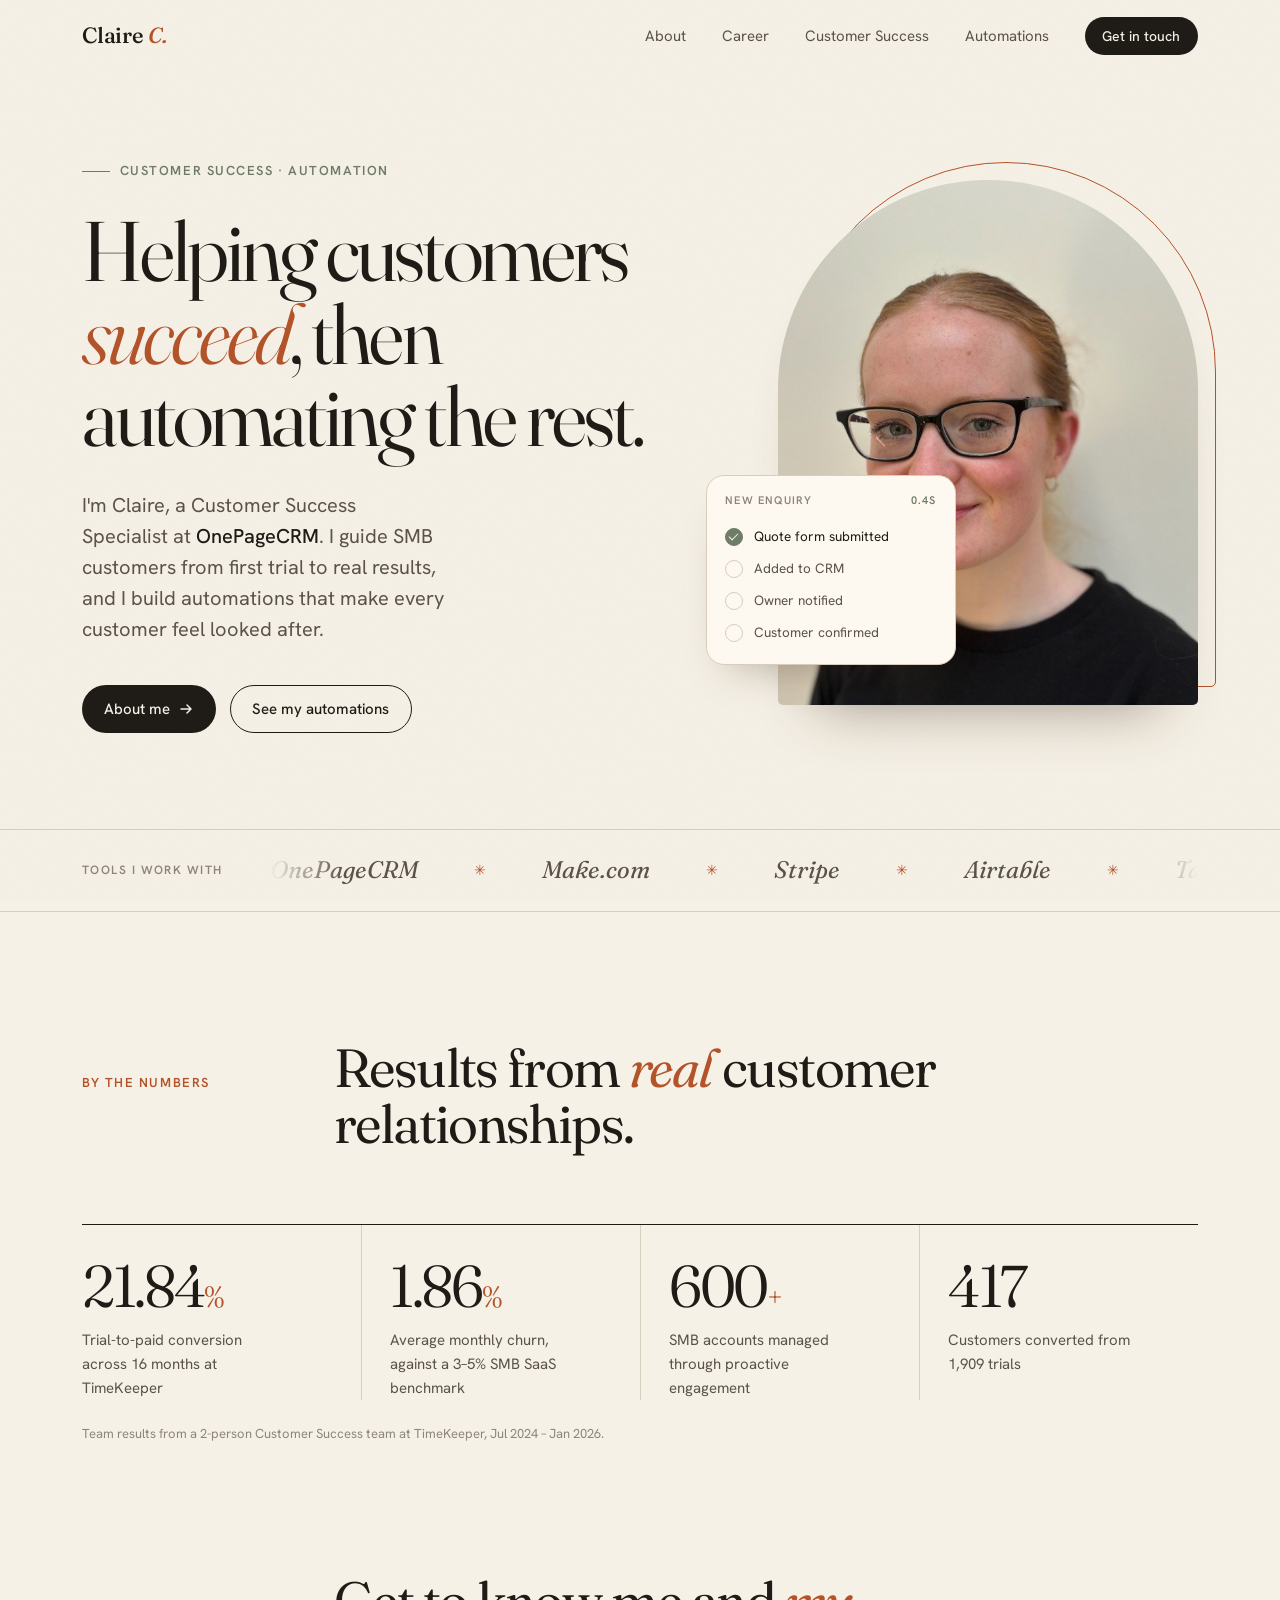
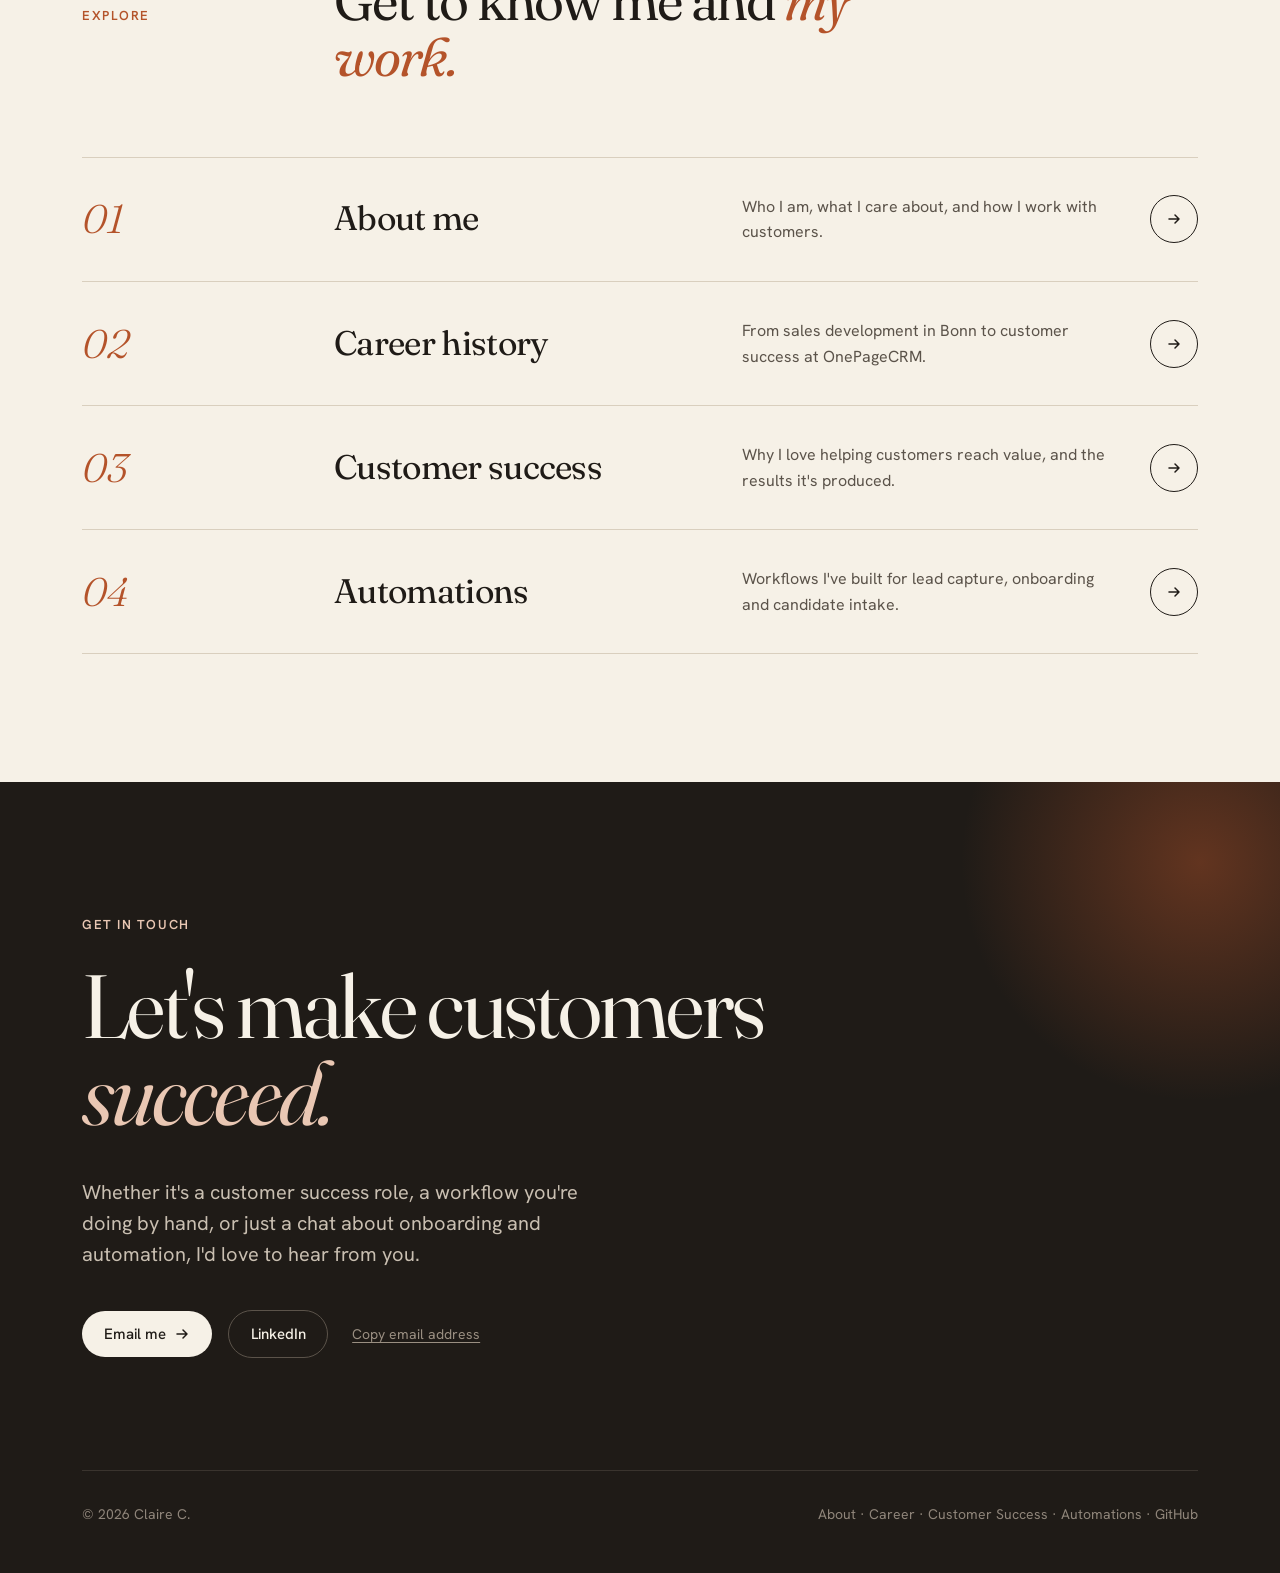
<file: index.html>
<!DOCTYPE html>
<html lang="en">
<head>
  <meta charset="UTF-8">
  <meta name="viewport" content="width=device-width, initial-scale=1.0">
  <title>Claire C. | Customer Success & Automation</title>
  <meta name="description" content="Claire is a Customer Success Specialist at OnePageCRM who helps SMB customers succeed and builds automations for lead capture, onboarding and intake.">
  <meta property="og:title" content="Claire C. | Customer Success & Automation">
  <meta property="og:description" content="Claire is a Customer Success Specialist at OnePageCRM who helps SMB customers succeed and builds automations for lead capture, onboarding and intake.">
  <meta property="og:image" content="https://www.clairecon.com/photo.png">
  <meta property="og:url" content="https://www.clairecon.com">
  <meta name="twitter:card" content="summary">
  <link rel="icon" href="data:image/svg+xml,%3Csvg xmlns='http://www.w3.org/2000/svg' viewBox='0 0 64 64'%3E%3Crect width='64' height='64' rx='32' fill='%23b4532a'/%3E%3Ctext x='50%25' y='55%25' dominant-baseline='middle' text-anchor='middle' font-family='Georgia,serif' font-size='34' font-style='italic' fill='%23f6f1e7'%3Ec%3C/text%3E%3C/svg%3E">
  <link rel="preconnect" href="https://fonts.googleapis.com">
  <link rel="preconnect" href="https://fonts.gstatic.com" crossorigin>
  <link href="https://fonts.googleapis.com/css2?family=Fraunces:ital,opsz,wght@0,9..144,300..700;1,9..144,300..700&family=Hanken+Grotesk:wght@400;500;600&display=swap" rel="stylesheet">
  <link rel="stylesheet" href="/styles.css">
</head>
<body>

  <nav class="nav" id="nav" aria-label="Main">
    <div class="wrap">
      <a href="/" class="logo" aria-current="page">Claire <span>C.</span></a>
      <button type="button" class="menu-toggle" id="menu-toggle" aria-expanded="false" aria-controls="nav-links">Menu</button>
      <ul id="nav-links">
        <li><a href="/about">About</a></li>
        <li><a href="/career">Career</a></li>
        <li><a href="/customer-success">Customer Success</a></li>
        <li><a href="/automations">Automations</a></li>
        <li><a href="#contact" class="btn btn-ink">Get in touch</a></li>
      </ul>
    </div>
  </nav>

  <main>

    <header class="hero" id="top">
      <div class="wrap">
        <div>
          <p class="eyebrow rise d1">Customer Success · Automation</p>
          <h1 class="rise d2">Helping customers <em>succeed</em>, then automating the rest.</h1>
          <p class="lede rise d3">I'm Claire, a Customer Success Specialist at <strong>OnePageCRM</strong>. I guide SMB customers from first trial to real results, and I build automations that make every customer feel looked after.</p>
          <div class="hero-ctas rise d4">
            <a href="/about" class="btn btn-ink">About me <svg width="16" height="16" viewBox="0 0 16 16" fill="none" aria-hidden="true"><path d="M3 8h10M9 4l4 4-4 4" stroke="currentColor" stroke-width="1.5" stroke-linecap="round" stroke-linejoin="round"/></svg></a>
            <a href="/automations" class="btn btn-line">See my automations</a>
          </div>
        </div>
        <div class="portrait rise d5">
          <div class="portrait-frame">
            <img src="/photo.png" alt="Portrait of Claire, smiling, wearing glasses and a black top" width="800" height="800">
          </div>
          <div class="flow-card rise d6" aria-hidden="true">
            <div class="fc-title">New enquiry <b id="fc-time">0.0s</b></div>
            <div class="flow-step"><i></i>Quote form submitted</div>
            <div class="flow-step"><i></i>Added to CRM</div>
            <div class="flow-step"><i></i>Owner notified</div>
            <div class="flow-step"><i></i>Customer confirmed</div>
          </div>
        </div>
      </div>
    </header>

    <div class="tools" aria-label="Tools I work with">
      <div class="wrap tools-inner">
        <span class="tools-label">Tools I work with</span>
        <div class="marquee">
          <div class="marquee-track">
            <span>OnePageCRM</span><span>Make.com</span><span>Stripe</span><span>Airtable</span><span>Tally</span><span>Gmail</span>
            <span aria-hidden="true">OnePageCRM</span><span aria-hidden="true">Make.com</span><span aria-hidden="true">Stripe</span><span aria-hidden="true">Airtable</span><span aria-hidden="true">Tally</span><span aria-hidden="true">Gmail</span>
          </div>
        </div>
      </div>
    </div>

    <section>
      <div class="wrap">
        <div class="section-head reveal">
          <span class="section-num">By the numbers</span>
          <h2>Results from <em>real</em> customer relationships.</h2>
        </div>

        <div class="stats">
          <div class="stat reveal"><b>21.84<small>%</small></b><span>Trial-to-paid conversion across 16 months at TimeKeeper</span></div>
          <div class="stat reveal"><b>1.86<small>%</small></b><span>Average monthly churn, against a 3–5% SMB SaaS benchmark</span></div>
          <div class="stat reveal"><b>600<small>+</small></b><span>SMB accounts managed through proactive engagement</span></div>
          <div class="stat reveal"><b>417</b><span>Customers converted from 1,909 trials</span></div>
        </div>
        <p class="stats-note reveal">Team results from a 2-person Customer Success team at TimeKeeper, Jul 2024 – Jan 2026.</p>
      </div>
    </section>

    <section style="padding-top:0">
      <div class="wrap">
        <div class="section-head reveal">
          <span class="section-num">Explore</span>
          <h2>Get to know me and <em>my work.</em></h2>
        </div>
        <ul class="explore">
          <li class="reveal"><a href="/about"><span class="ex-num">01</span><h3>About me</h3><p>Who I am, what I care about, and how I work with customers.</p><span class="ex-arrow"><svg width="16" height="16" viewBox="0 0 16 16" fill="none" aria-hidden="true"><path d="M3 8h10M9 4l4 4-4 4" stroke="currentColor" stroke-width="1.5" stroke-linecap="round" stroke-linejoin="round"/></svg></span></a></li>
          <li class="reveal"><a href="/career"><span class="ex-num">02</span><h3>Career history</h3><p>From sales development in Bonn to customer success at OnePageCRM.</p><span class="ex-arrow"><svg width="16" height="16" viewBox="0 0 16 16" fill="none" aria-hidden="true"><path d="M3 8h10M9 4l4 4-4 4" stroke="currentColor" stroke-width="1.5" stroke-linecap="round" stroke-linejoin="round"/></svg></span></a></li>
          <li class="reveal"><a href="/customer-success"><span class="ex-num">03</span><h3>Customer success</h3><p>Why I love helping customers reach value, and the results it's produced.</p><span class="ex-arrow"><svg width="16" height="16" viewBox="0 0 16 16" fill="none" aria-hidden="true"><path d="M3 8h10M9 4l4 4-4 4" stroke="currentColor" stroke-width="1.5" stroke-linecap="round" stroke-linejoin="round"/></svg></span></a></li>
          <li class="reveal"><a href="/automations"><span class="ex-num">04</span><h3>Automations</h3><p>Workflows I've built for lead capture, onboarding and candidate intake.</p><span class="ex-arrow"><svg width="16" height="16" viewBox="0 0 16 16" fill="none" aria-hidden="true"><path d="M3 8h10M9 4l4 4-4 4" stroke="currentColor" stroke-width="1.5" stroke-linecap="round" stroke-linejoin="round"/></svg></span></a></li>
        </ul>
      </div>
    </section>
  </main>

  <section class="contact" id="contact">
    <div class="wrap">
      <span class="section-num reveal">Get in touch</span>
      <h2 class="reveal">Let's make customers <em>succeed.</em></h2>
      <p class="lede reveal">Whether it's a customer success role, a workflow you're doing by hand, or just a chat about onboarding and automation, I'd love to hear from you.</p>
      <div class="contact-actions reveal">
        <a href="mailto:claire.conry1@gmail.com" class="btn btn-paper">Email me <svg width="16" height="16" viewBox="0 0 16 16" fill="none" aria-hidden="true"><path d="M3 8h10M9 4l4 4-4 4" stroke="currentColor" stroke-width="1.5" stroke-linecap="round" stroke-linejoin="round"/></svg></a>
        <a href="https://www.linkedin.com/in/claire-conry/" target="_blank" rel="noopener" class="btn btn-ghost">LinkedIn</a>
        <button type="button" class="copy-hint" id="copy-email">Copy email address</button>
      </div>
      <footer>
        <span>© <span id="year">2026</span> Claire C.</span>
        <span><a href="/about">About</a> · <a href="/career">Career</a> · <a href="/customer-success">Customer Success</a> · <a href="/automations">Automations</a> · <a href="https://github.com/claireconry" target="_blank" rel="noopener">GitHub</a></span>
      </footer>
    </div>
  </section>

  <script src="/site.js"></script>
</body>
</html>
</file>
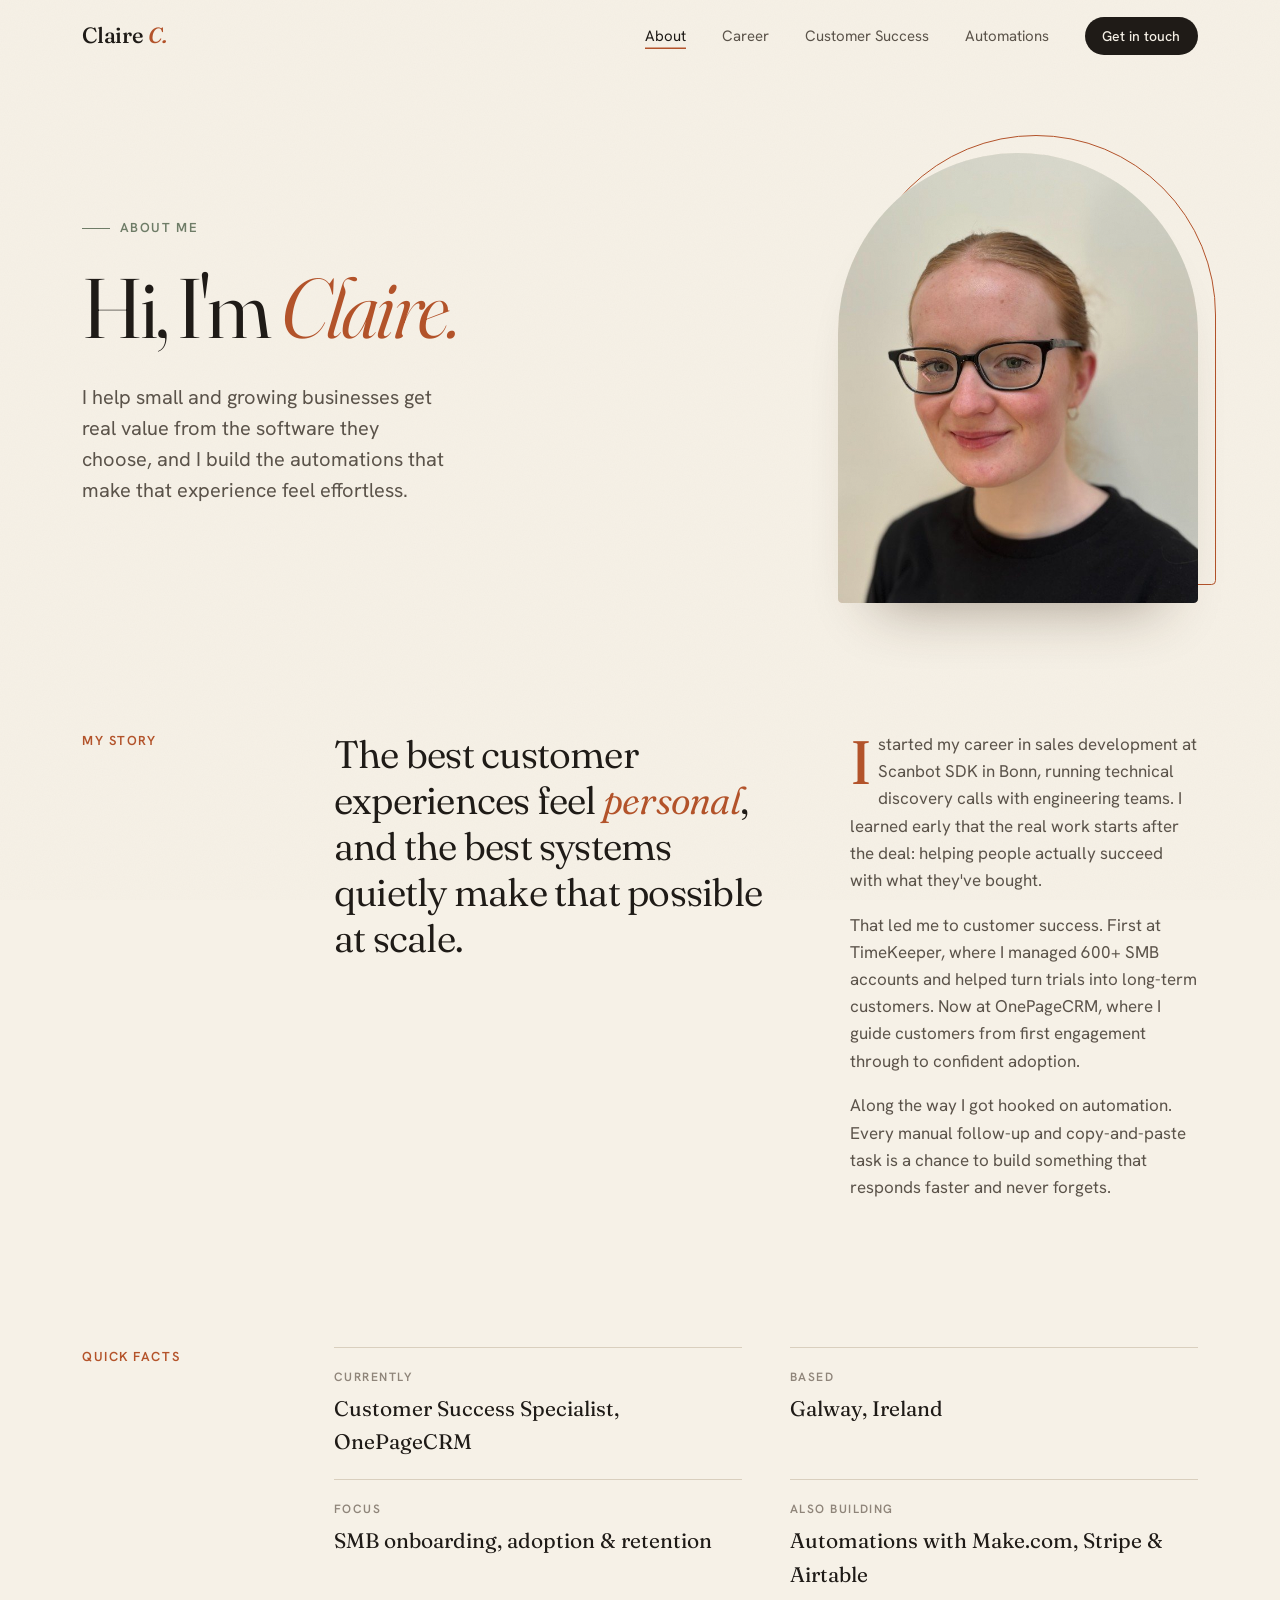
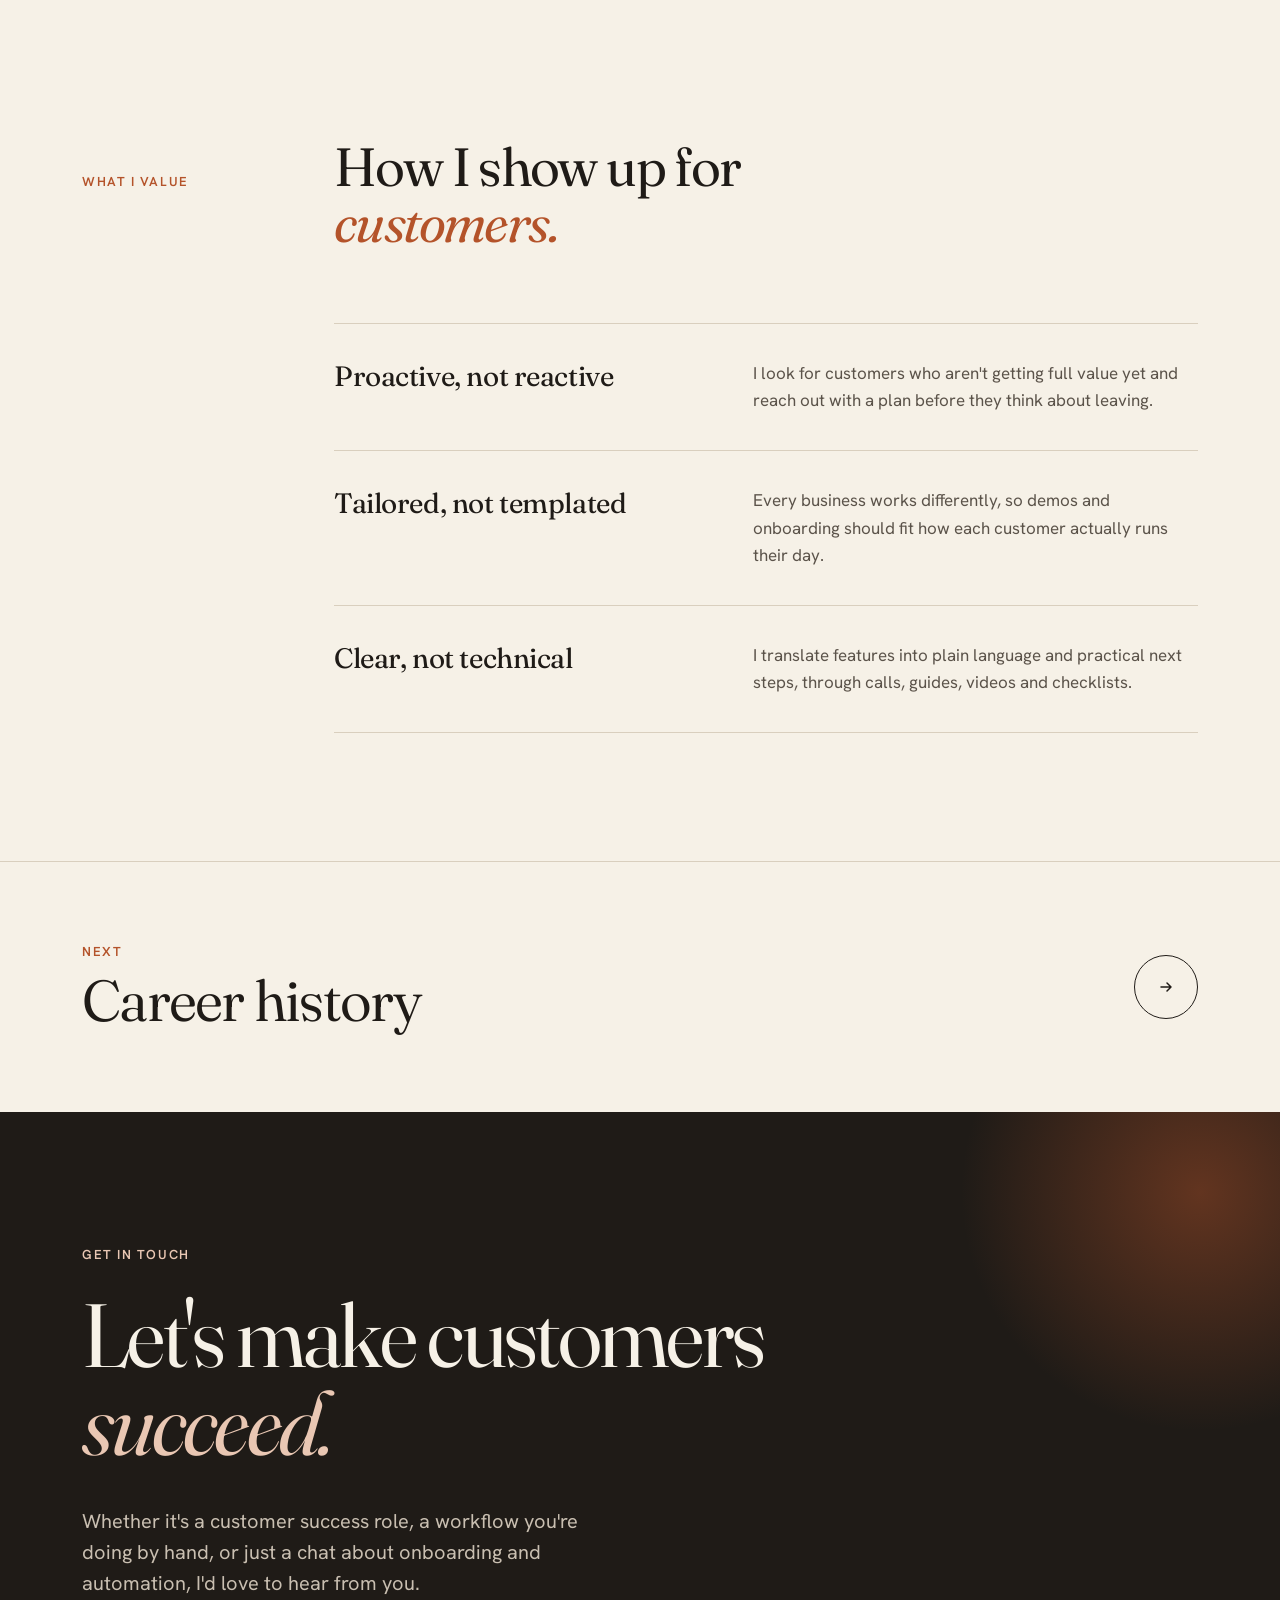
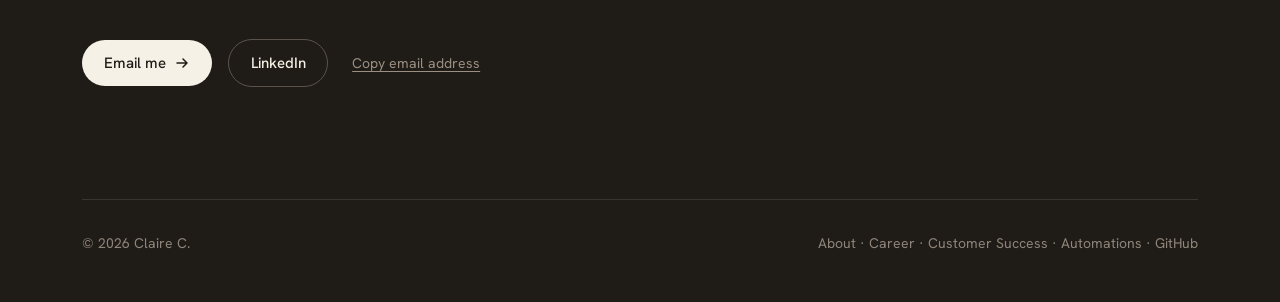
<file: about.html>
<!DOCTYPE html>
<html lang="en">
<head>
  <meta charset="UTF-8">
  <meta name="viewport" content="width=device-width, initial-scale=1.0">
  <title>About Claire C.</title>
  <meta name="description" content="Who Claire is, what she values, and how she works with customers.">
  <meta property="og:title" content="About Claire C.">
  <meta property="og:description" content="Who Claire is, what she values, and how she works with customers.">
  <meta property="og:image" content="https://www.clairecon.com/photo.png">
  <meta property="og:url" content="https://www.clairecon.com/about">
  <meta name="twitter:card" content="summary">
  <link rel="icon" href="data:image/svg+xml,%3Csvg xmlns='http://www.w3.org/2000/svg' viewBox='0 0 64 64'%3E%3Crect width='64' height='64' rx='32' fill='%23b4532a'/%3E%3Ctext x='50%25' y='55%25' dominant-baseline='middle' text-anchor='middle' font-family='Georgia,serif' font-size='34' font-style='italic' fill='%23f6f1e7'%3Ec%3C/text%3E%3C/svg%3E">
  <link rel="preconnect" href="https://fonts.googleapis.com">
  <link rel="preconnect" href="https://fonts.gstatic.com" crossorigin>
  <link href="https://fonts.googleapis.com/css2?family=Fraunces:ital,opsz,wght@0,9..144,300..700;1,9..144,300..700&family=Hanken+Grotesk:wght@400;500;600&display=swap" rel="stylesheet">
  <link rel="stylesheet" href="/styles.css">
</head>
<body>

  <nav class="nav" id="nav" aria-label="Main">
    <div class="wrap">
      <a href="/" class="logo">Claire <span>C.</span></a>
      <button type="button" class="menu-toggle" id="menu-toggle" aria-expanded="false" aria-controls="nav-links">Menu</button>
      <ul id="nav-links">
        <li><a href="/about" aria-current="page">About</a></li>
        <li><a href="/career">Career</a></li>
        <li><a href="/customer-success">Customer Success</a></li>
        <li><a href="/automations">Automations</a></li>
        <li><a href="#contact" class="btn btn-ink">Get in touch</a></li>
      </ul>
    </div>
  </nav>

  <main>

    <header class="hero about-hero">
      <div class="wrap">
        <div>
          <p class="eyebrow rise d1">About me</p>
          <h1 class="rise d2">Hi, I'm <em>Claire.</em></h1>
          <p class="lede rise d3">I help small and growing businesses get real value from the software they choose, and I build the automations that make that experience feel effortless.</p>
        </div>
        <div class="portrait rise d4">
          <div class="portrait-frame">
            <img src="/photo.png" alt="Portrait of Claire, smiling, wearing glasses and a black top" width="800" height="800">
          </div>
        </div>
      </div>
    </header>

    <section style="padding-top:2rem">
      <div class="wrap">
        <div class="about-grid">
          <span class="section-num reveal">My story</span>
          <div class="about-body">
            <p class="about-quote reveal">The best customer experiences feel <em>personal</em>, and the best systems quietly make that possible at scale.</p>
            <div class="about-text reveal">
              <p>I started my career in sales development at Scanbot SDK in Bonn, running technical discovery calls with engineering teams. I learned early that the real work starts after the deal: helping people actually succeed with what they've bought.</p>
              <p>That led me to customer success. First at TimeKeeper, where I managed 600+ SMB accounts and helped turn trials into long-term customers. Now at OnePageCRM, where I guide customers from first engagement through to confident adoption.</p>
              <p>Along the way I got hooked on automation. Every manual follow-up and copy-and-paste task is a chance to build something that responds faster and never forgets.</p>
            </div>
          </div>
        </div>
      </div>
    </section>

    <section style="padding-top:0">
      <div class="wrap">
        <div class="about-grid">
          <span class="section-num reveal">Quick facts</span>
          <ul class="facts reveal">
            <li><span class="f-label">Currently</span><span class="f-val">Customer Success Specialist, OnePageCRM</span></li>
            <li><span class="f-label">Based</span><span class="f-val">Galway, Ireland</span></li>
            <li><span class="f-label">Focus</span><span class="f-val">SMB onboarding, adoption &amp; retention</span></li>
            <li><span class="f-label">Also building</span><span class="f-val">Automations with Make.com, Stripe &amp; Airtable</span></li>
          </ul>
        </div>
      </div>
    </section>

    <section style="padding-top:0">
      <div class="wrap">
        <div class="section-head reveal">
          <span class="section-num">What I value</span>
          <h2>How I show up for <em>customers.</em></h2>
        </div>
        <div class="fixes">
          <div></div>
          <ul class="fix-list">
            <li class="fix reveal"><h3>Proactive, not reactive</h3><p>I look for customers who aren't getting full value yet and reach out with a plan before they think about leaving.</p></li>
            <li class="fix reveal"><h3>Tailored, not templated</h3><p>Every business works differently, so demos and onboarding should fit how each customer actually runs their day.</p></li>
            <li class="fix reveal"><h3>Clear, not technical</h3><p>I translate features into plain language and practical next steps, through calls, guides, videos and checklists.</p></li>
          </ul>
        </div>
      </div>
    </section>

    <div class="next-page">
      <div class="wrap">
        <a href="/career" class="reveal">
          <div><small>Next</small><span class="np-title">Career history</span></div>
          <span class="ex-arrow"><svg width="16" height="16" viewBox="0 0 16 16" fill="none" aria-hidden="true"><path d="M3 8h10M9 4l4 4-4 4" stroke="currentColor" stroke-width="1.5" stroke-linecap="round" stroke-linejoin="round"/></svg></span>
        </a>
      </div>
    </div>
  </main>

  <section class="contact" id="contact">
    <div class="wrap">
      <span class="section-num reveal">Get in touch</span>
      <h2 class="reveal">Let's make customers <em>succeed.</em></h2>
      <p class="lede reveal">Whether it's a customer success role, a workflow you're doing by hand, or just a chat about onboarding and automation, I'd love to hear from you.</p>
      <div class="contact-actions reveal">
        <a href="mailto:claire.conry1@gmail.com" class="btn btn-paper">Email me <svg width="16" height="16" viewBox="0 0 16 16" fill="none" aria-hidden="true"><path d="M3 8h10M9 4l4 4-4 4" stroke="currentColor" stroke-width="1.5" stroke-linecap="round" stroke-linejoin="round"/></svg></a>
        <a href="https://www.linkedin.com/in/claire-conry/" target="_blank" rel="noopener" class="btn btn-ghost">LinkedIn</a>
        <button type="button" class="copy-hint" id="copy-email">Copy email address</button>
      </div>
      <footer>
        <span>© <span id="year">2026</span> Claire C.</span>
        <span><a href="/about">About</a> · <a href="/career">Career</a> · <a href="/customer-success">Customer Success</a> · <a href="/automations">Automations</a> · <a href="https://github.com/claireconry" target="_blank" rel="noopener">GitHub</a></span>
      </footer>
    </div>
  </section>

  <script src="/site.js"></script>
</body>
</html>
</file>
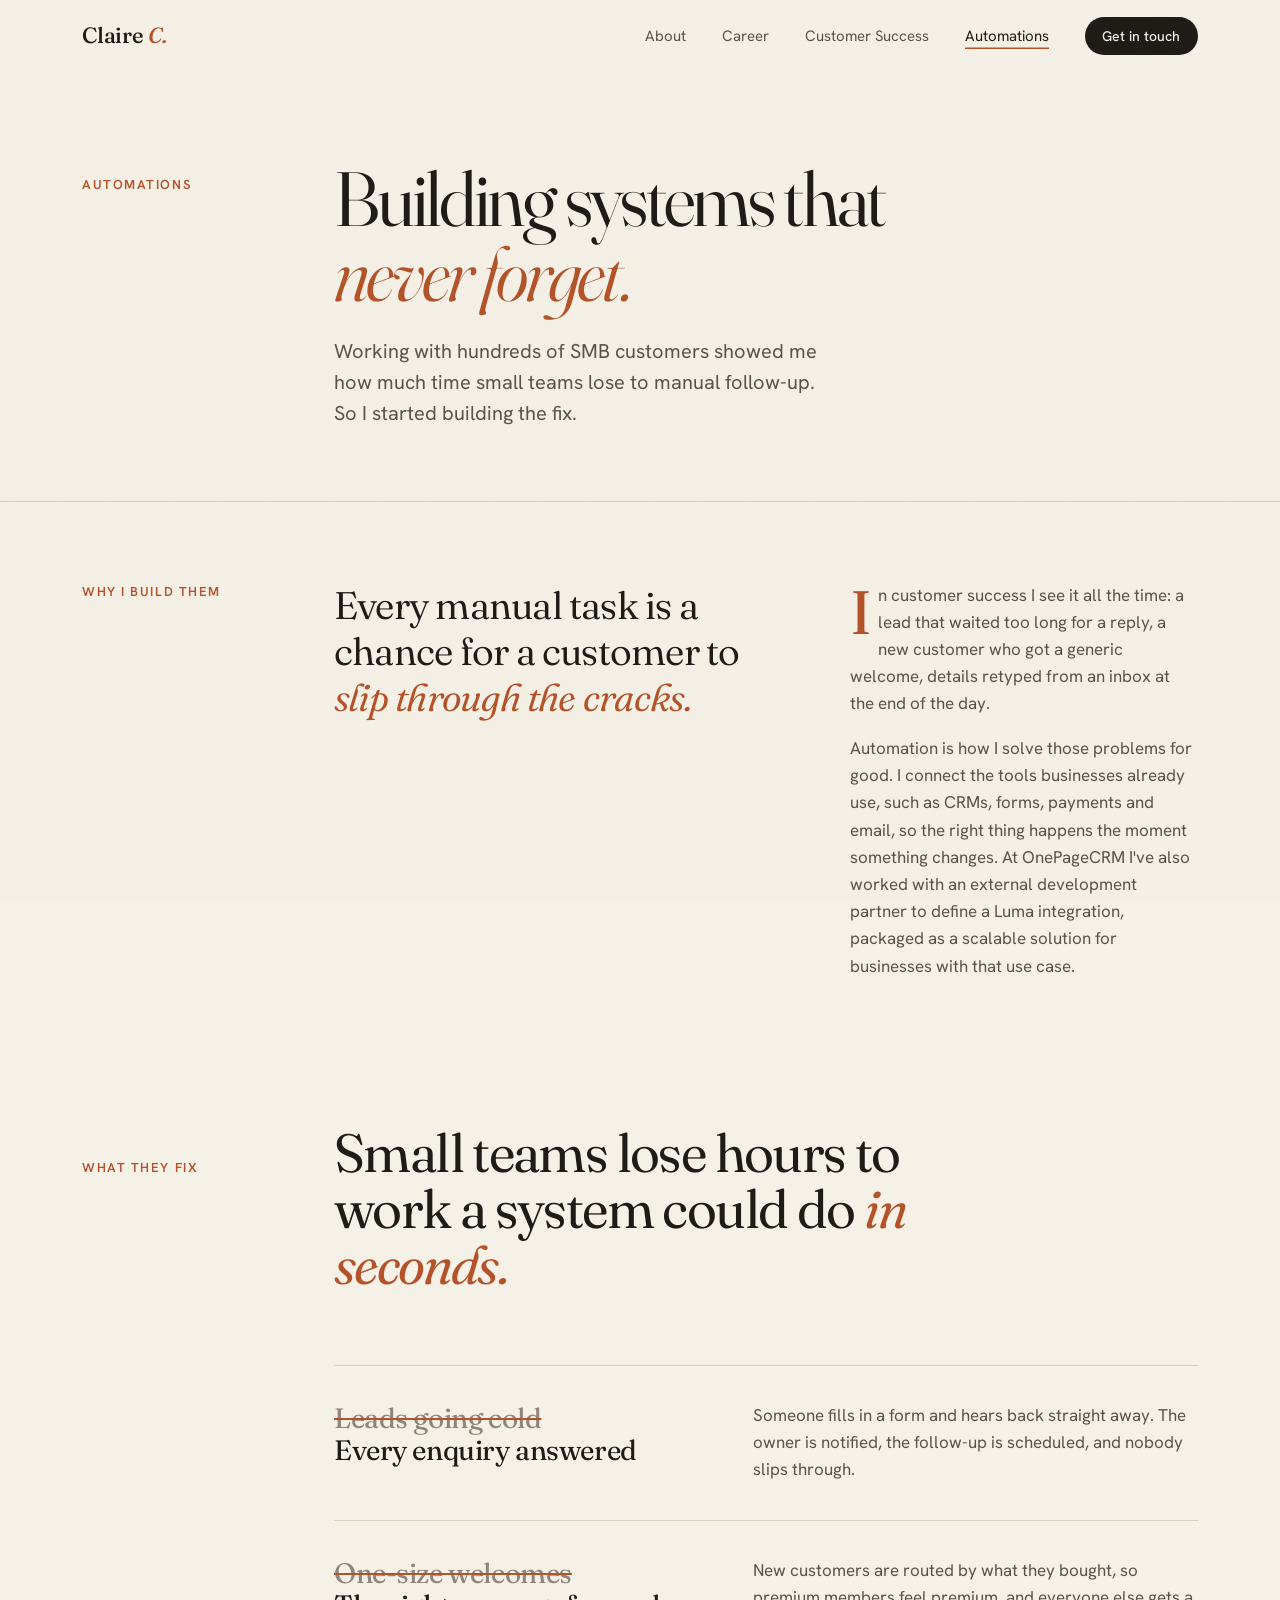
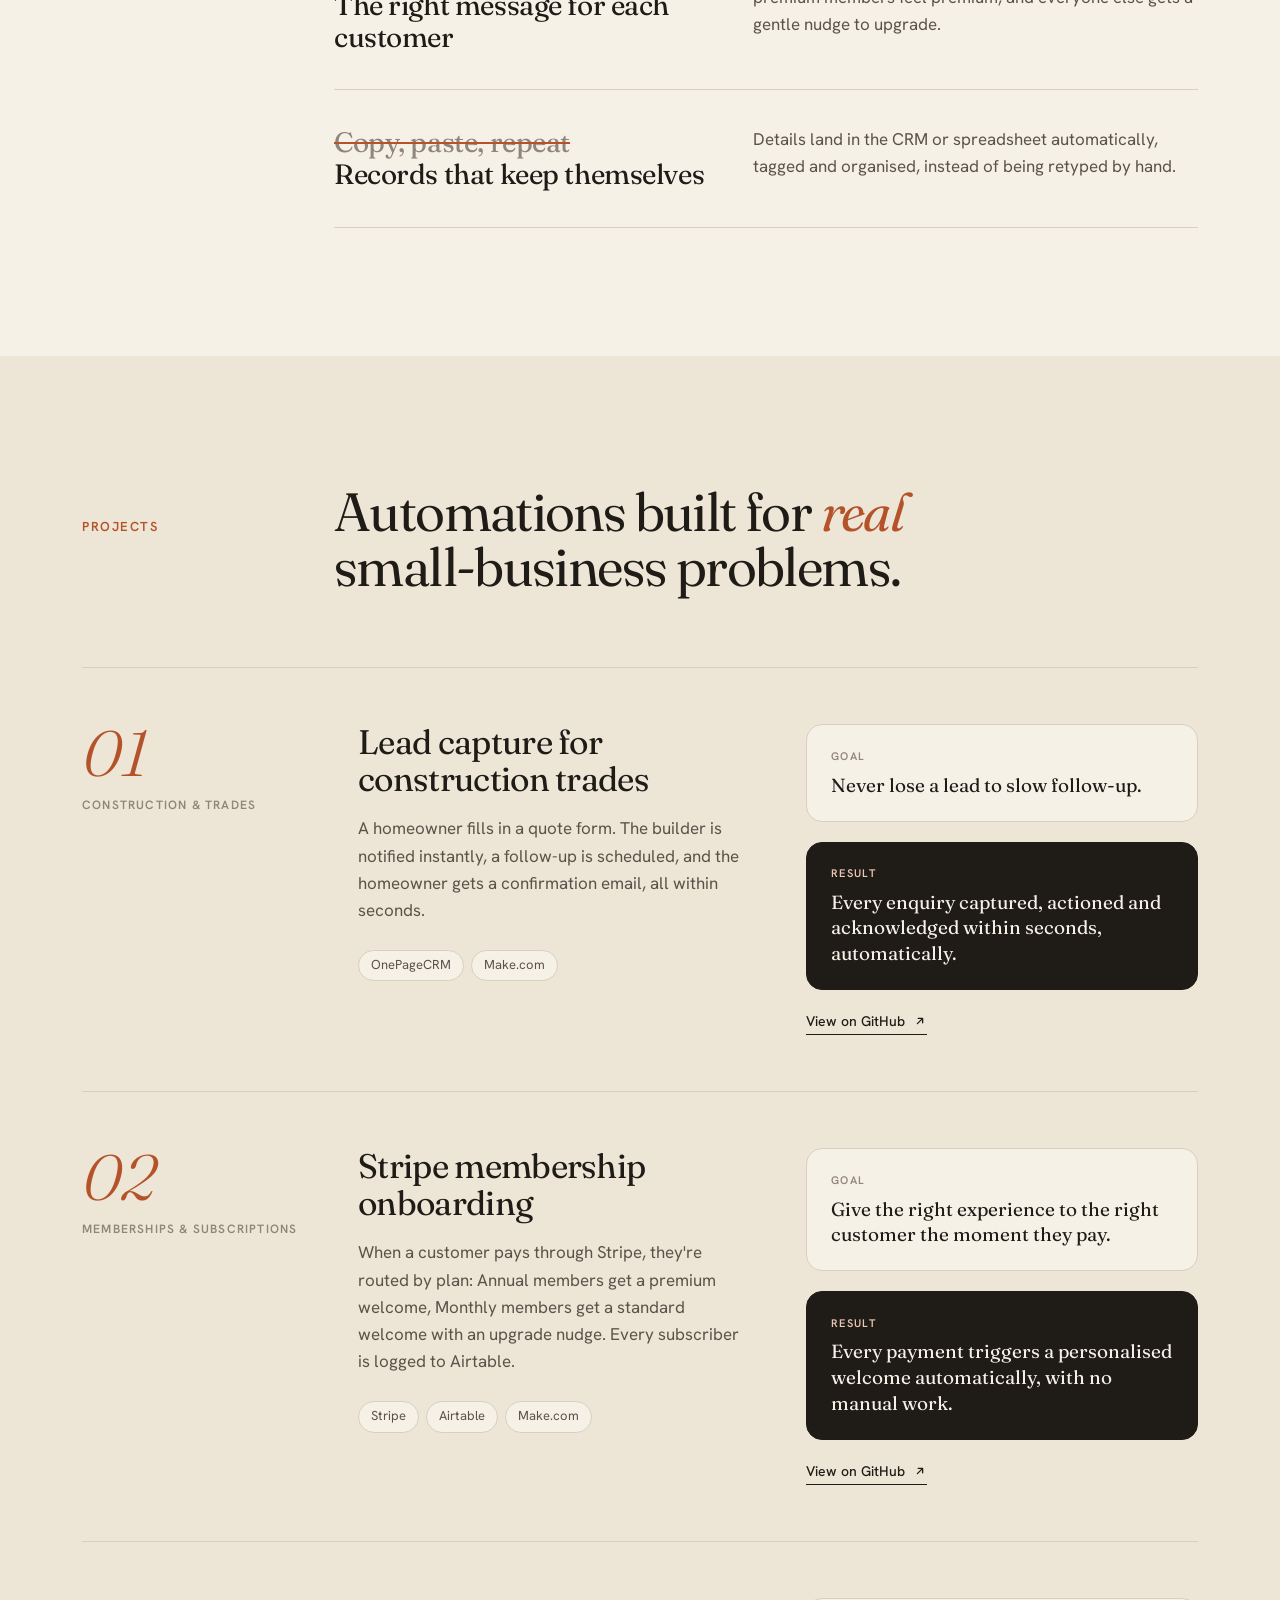
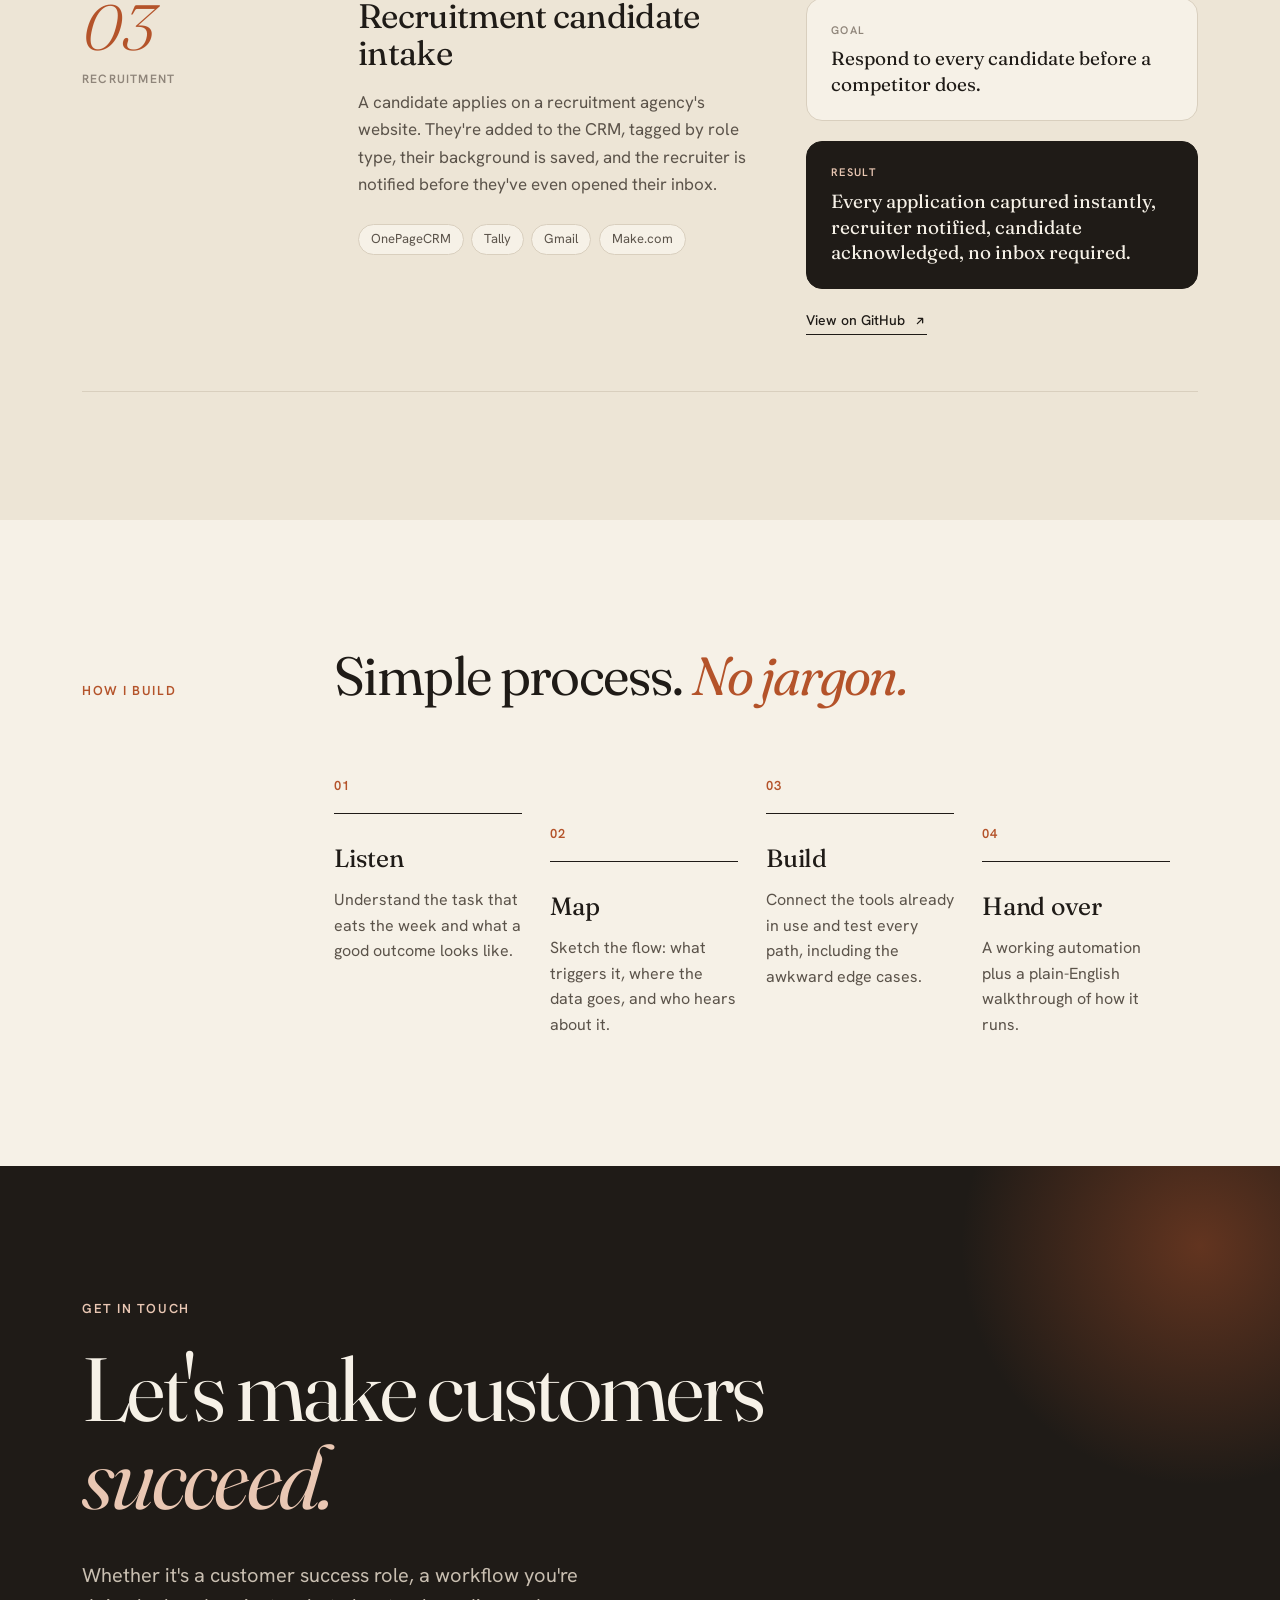
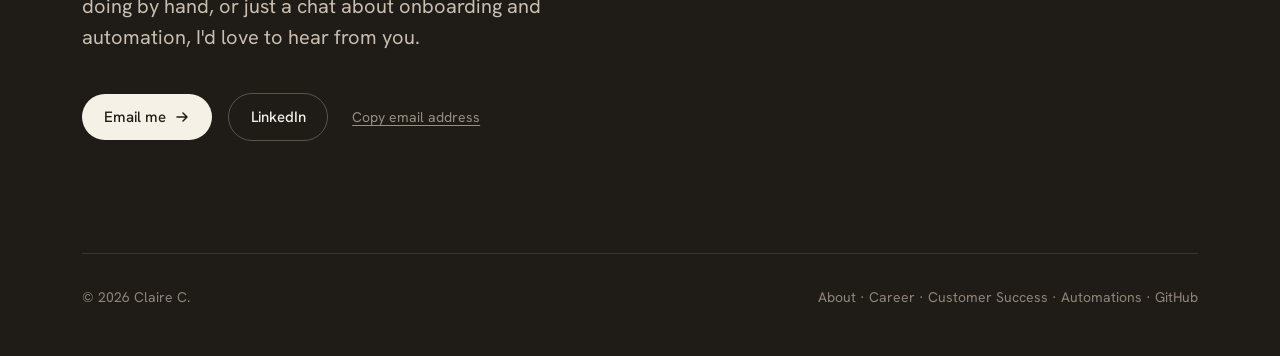
<file: automations.html>
<!DOCTYPE html>
<html lang="en">
<head>
  <meta charset="UTF-8">
  <meta name="viewport" content="width=device-width, initial-scale=1.0">
  <title>Automations | Claire C.</title>
  <meta name="description" content="Automations Claire has built with Make.com, OnePageCRM, Stripe, Airtable, Tally and Gmail.">
  <meta property="og:title" content="Automations | Claire C.">
  <meta property="og:description" content="Automations Claire has built with Make.com, OnePageCRM, Stripe, Airtable, Tally and Gmail.">
  <meta property="og:image" content="https://www.clairecon.com/photo.png">
  <meta property="og:url" content="https://www.clairecon.com/automations">
  <meta name="twitter:card" content="summary">
  <link rel="icon" href="data:image/svg+xml,%3Csvg xmlns='http://www.w3.org/2000/svg' viewBox='0 0 64 64'%3E%3Crect width='64' height='64' rx='32' fill='%23b4532a'/%3E%3Ctext x='50%25' y='55%25' dominant-baseline='middle' text-anchor='middle' font-family='Georgia,serif' font-size='34' font-style='italic' fill='%23f6f1e7'%3Ec%3C/text%3E%3C/svg%3E">
  <link rel="preconnect" href="https://fonts.googleapis.com">
  <link rel="preconnect" href="https://fonts.gstatic.com" crossorigin>
  <link href="https://fonts.googleapis.com/css2?family=Fraunces:ital,opsz,wght@0,9..144,300..700;1,9..144,300..700&family=Hanken+Grotesk:wght@400;500;600&display=swap" rel="stylesheet">
  <link rel="stylesheet" href="/styles.css">
</head>
<body>

  <nav class="nav" id="nav" aria-label="Main">
    <div class="wrap">
      <a href="/" class="logo">Claire <span>C.</span></a>
      <button type="button" class="menu-toggle" id="menu-toggle" aria-expanded="false" aria-controls="nav-links">Menu</button>
      <ul id="nav-links">
        <li><a href="/about">About</a></li>
        <li><a href="/career">Career</a></li>
        <li><a href="/customer-success">Customer Success</a></li>
        <li><a href="/automations" aria-current="page">Automations</a></li>
        <li><a href="#contact" class="btn btn-ink">Get in touch</a></li>
      </ul>
    </div>
  </nav>

  <main>

    <header class="page-hero">
      <div class="wrap">
        <span class="crumb rise d1">Automations</span>
        <div>
          <h1 class="rise d2">Building systems that <em>never forget.</em></h1>
          <p class="lede rise d3">Working with hundreds of SMB customers showed me how much time small teams lose to manual follow-up. So I started building the fix.</p>
        </div>
      </div>
    </header>

    <section style="padding-top:5rem">
      <div class="wrap">
        <div class="about-grid">
          <span class="section-num reveal">Why I build them</span>
          <div class="about-body">
            <p class="about-quote reveal">Every manual task is a chance for a customer to <em>slip through the cracks.</em></p>
            <div class="about-text reveal">
              <p>In customer success I see it all the time: a lead that waited too long for a reply, a new customer who got a generic welcome, details retyped from an inbox at the end of the day.</p>
              <p>Automation is how I solve those problems for good. I connect the tools businesses already use, such as CRMs, forms, payments and email, so the right thing happens the moment something changes. At OnePageCRM I've also worked with an external development partner to define a Luma integration, packaged as a scalable solution for businesses with that use case.</p>
            </div>
          </div>
        </div>
      </div>
    </section>

    <section id="fixes" style="padding-top:0">
      <div class="wrap">
        <div class="section-head reveal">
          <span class="section-num">What they fix</span>
          <h2>Small teams lose hours to work a system could do <em>in seconds.</em></h2>
        </div>
        <div class="fixes">
          <div></div>
          <ul class="fix-list">
            <li class="fix reveal"><h3><s>Leads going cold</s><br>Every enquiry answered</h3><p>Someone fills in a form and hears back straight away. The owner is notified, the follow-up is scheduled, and nobody slips through.</p></li>
            <li class="fix reveal"><h3><s>One-size welcomes</s><br>The right message for each customer</h3><p>New customers are routed by what they bought, so premium members feel premium, and everyone else gets a gentle nudge to upgrade.</p></li>
            <li class="fix reveal"><h3><s>Copy, paste, repeat</s><br>Records that keep themselves</h3><p>Details land in the CRM or spreadsheet automatically, tagged and organised, instead of being retyped by hand.</p></li>
          </ul>
        </div>
      </div>
    </section>

    <section id="work">
      <div class="wrap">
        <div class="section-head reveal">
          <span class="section-num">Projects</span>
          <h2>Automations built for <em>real</em> small-business problems.</h2>
        </div>

        <article class="case reveal">
          <div class="case-meta"><div class="case-num">01</div><span class="case-tag">Construction &amp; trades</span></div>
          <div>
            <h3>Lead capture for construction trades</h3>
            <p class="case-desc">A homeowner fills in a quote form. The builder is notified instantly, a follow-up is scheduled, and the homeowner gets a confirmation email, all within seconds.</p>
            <div class="chips"><span class="chip">OnePageCRM</span><span class="chip">Make.com</span></div>
          </div>
          <div class="case-outcome">
            <div class="outcome-block"><div class="ob-label">Goal</div><p>Never lose a lead to slow follow-up.</p></div>
            <div class="outcome-block result"><div class="ob-label">Result</div><p>Every enquiry captured, actioned and acknowledged within seconds, automatically.</p></div>
            <a class="gh-link" href="https://github.com/claireconry/construction-contact-form-automation" target="_blank" rel="noopener">View on GitHub <svg width="14" height="14" viewBox="0 0 16 16" fill="none" aria-hidden="true"><path d="M5 11l6-6M6 5h5v5" stroke="currentColor" stroke-width="1.5" stroke-linecap="round" stroke-linejoin="round"/></svg></a>
          </div>
        </article>

        <article class="case reveal">
          <div class="case-meta"><div class="case-num">02</div><span class="case-tag">Memberships &amp; subscriptions</span></div>
          <div>
            <h3>Stripe membership onboarding</h3>
            <p class="case-desc">When a customer pays through Stripe, they're routed by plan: Annual members get a premium welcome, Monthly members get a standard welcome with an upgrade nudge. Every subscriber is logged to Airtable.</p>
            <div class="chips"><span class="chip">Stripe</span><span class="chip">Airtable</span><span class="chip">Make.com</span></div>
          </div>
          <div class="case-outcome">
            <div class="outcome-block"><div class="ob-label">Goal</div><p>Give the right experience to the right customer the moment they pay.</p></div>
            <div class="outcome-block result"><div class="ob-label">Result</div><p>Every payment triggers a personalised welcome automatically, with no manual work.</p></div>
            <a class="gh-link" href="https://github.com/claireconry/stripe-membership-automation" target="_blank" rel="noopener">View on GitHub <svg width="14" height="14" viewBox="0 0 16 16" fill="none" aria-hidden="true"><path d="M5 11l6-6M6 5h5v5" stroke="currentColor" stroke-width="1.5" stroke-linecap="round" stroke-linejoin="round"/></svg></a>
          </div>
        </article>

        <article class="case reveal">
          <div class="case-meta"><div class="case-num">03</div><span class="case-tag">Recruitment</span></div>
          <div>
            <h3>Recruitment candidate intake</h3>
            <p class="case-desc">A candidate applies on a recruitment agency's website. They're added to the CRM, tagged by role type, their background is saved, and the recruiter is notified before they've even opened their inbox.</p>
            <div class="chips"><span class="chip">OnePageCRM</span><span class="chip">Tally</span><span class="chip">Gmail</span><span class="chip">Make.com</span></div>
          </div>
          <div class="case-outcome">
            <div class="outcome-block"><div class="ob-label">Goal</div><p>Respond to every candidate before a competitor does.</p></div>
            <div class="outcome-block result"><div class="ob-label">Result</div><p>Every application captured instantly, recruiter notified, candidate acknowledged, no inbox required.</p></div>
            <a class="gh-link" href="https://github.com/claireconry/recruitment-candidate-automation" target="_blank" rel="noopener">View on GitHub <svg width="14" height="14" viewBox="0 0 16 16" fill="none" aria-hidden="true"><path d="M5 11l6-6M6 5h5v5" stroke="currentColor" stroke-width="1.5" stroke-linecap="round" stroke-linejoin="round"/></svg></a>
          </div>
        </article>
      </div>
    </section>

    <section id="approach">
      <div class="wrap">
        <div class="section-head reveal">
          <span class="section-num">How I build</span>
          <h2>Simple process. <em>No jargon.</em></h2>
        </div>
        <div class="steps">
          <div class="step reveal"><h3>Listen</h3><p>Understand the task that eats the week and what a good outcome looks like.</p></div>
          <div class="step reveal"><h3>Map</h3><p>Sketch the flow: what triggers it, where the data goes, and who hears about it.</p></div>
          <div class="step reveal"><h3>Build</h3><p>Connect the tools already in use and test every path, including the awkward edge cases.</p></div>
          <div class="step reveal"><h3>Hand over</h3><p>A working automation plus a plain-English walkthrough of how it runs.</p></div>
        </div>
      </div>
    </section>
  </main>

  <section class="contact" id="contact">
    <div class="wrap">
      <span class="section-num reveal">Get in touch</span>
      <h2 class="reveal">Let's make customers <em>succeed.</em></h2>
      <p class="lede reveal">Whether it's a customer success role, a workflow you're doing by hand, or just a chat about onboarding and automation, I'd love to hear from you.</p>
      <div class="contact-actions reveal">
        <a href="mailto:claire.conry1@gmail.com" class="btn btn-paper">Email me <svg width="16" height="16" viewBox="0 0 16 16" fill="none" aria-hidden="true"><path d="M3 8h10M9 4l4 4-4 4" stroke="currentColor" stroke-width="1.5" stroke-linecap="round" stroke-linejoin="round"/></svg></a>
        <a href="https://www.linkedin.com/in/claire-conry/" target="_blank" rel="noopener" class="btn btn-ghost">LinkedIn</a>
        <button type="button" class="copy-hint" id="copy-email">Copy email address</button>
      </div>
      <footer>
        <span>© <span id="year">2026</span> Claire C.</span>
        <span><a href="/about">About</a> · <a href="/career">Career</a> · <a href="/customer-success">Customer Success</a> · <a href="/automations">Automations</a> · <a href="https://github.com/claireconry" target="_blank" rel="noopener">GitHub</a></span>
      </footer>
    </div>
  </section>

  <script src="/site.js"></script>
</body>
</html>
</file>
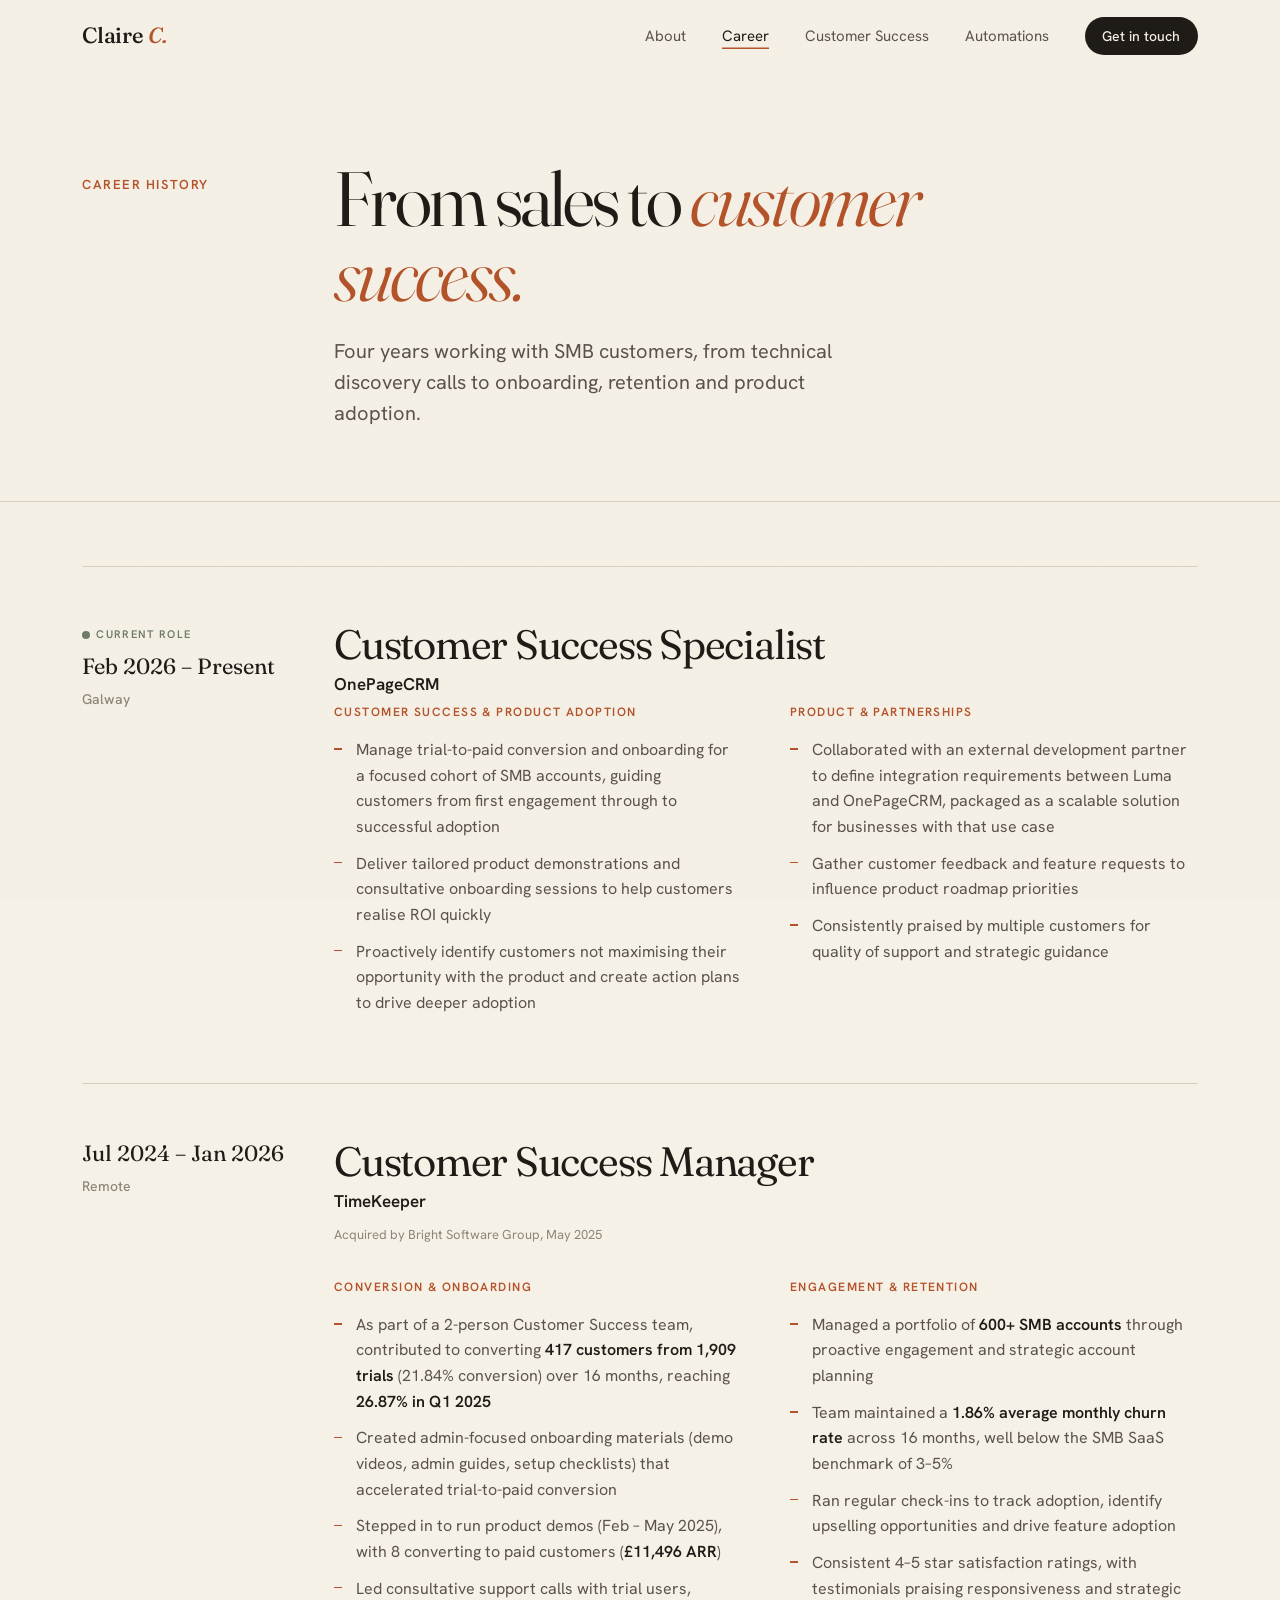
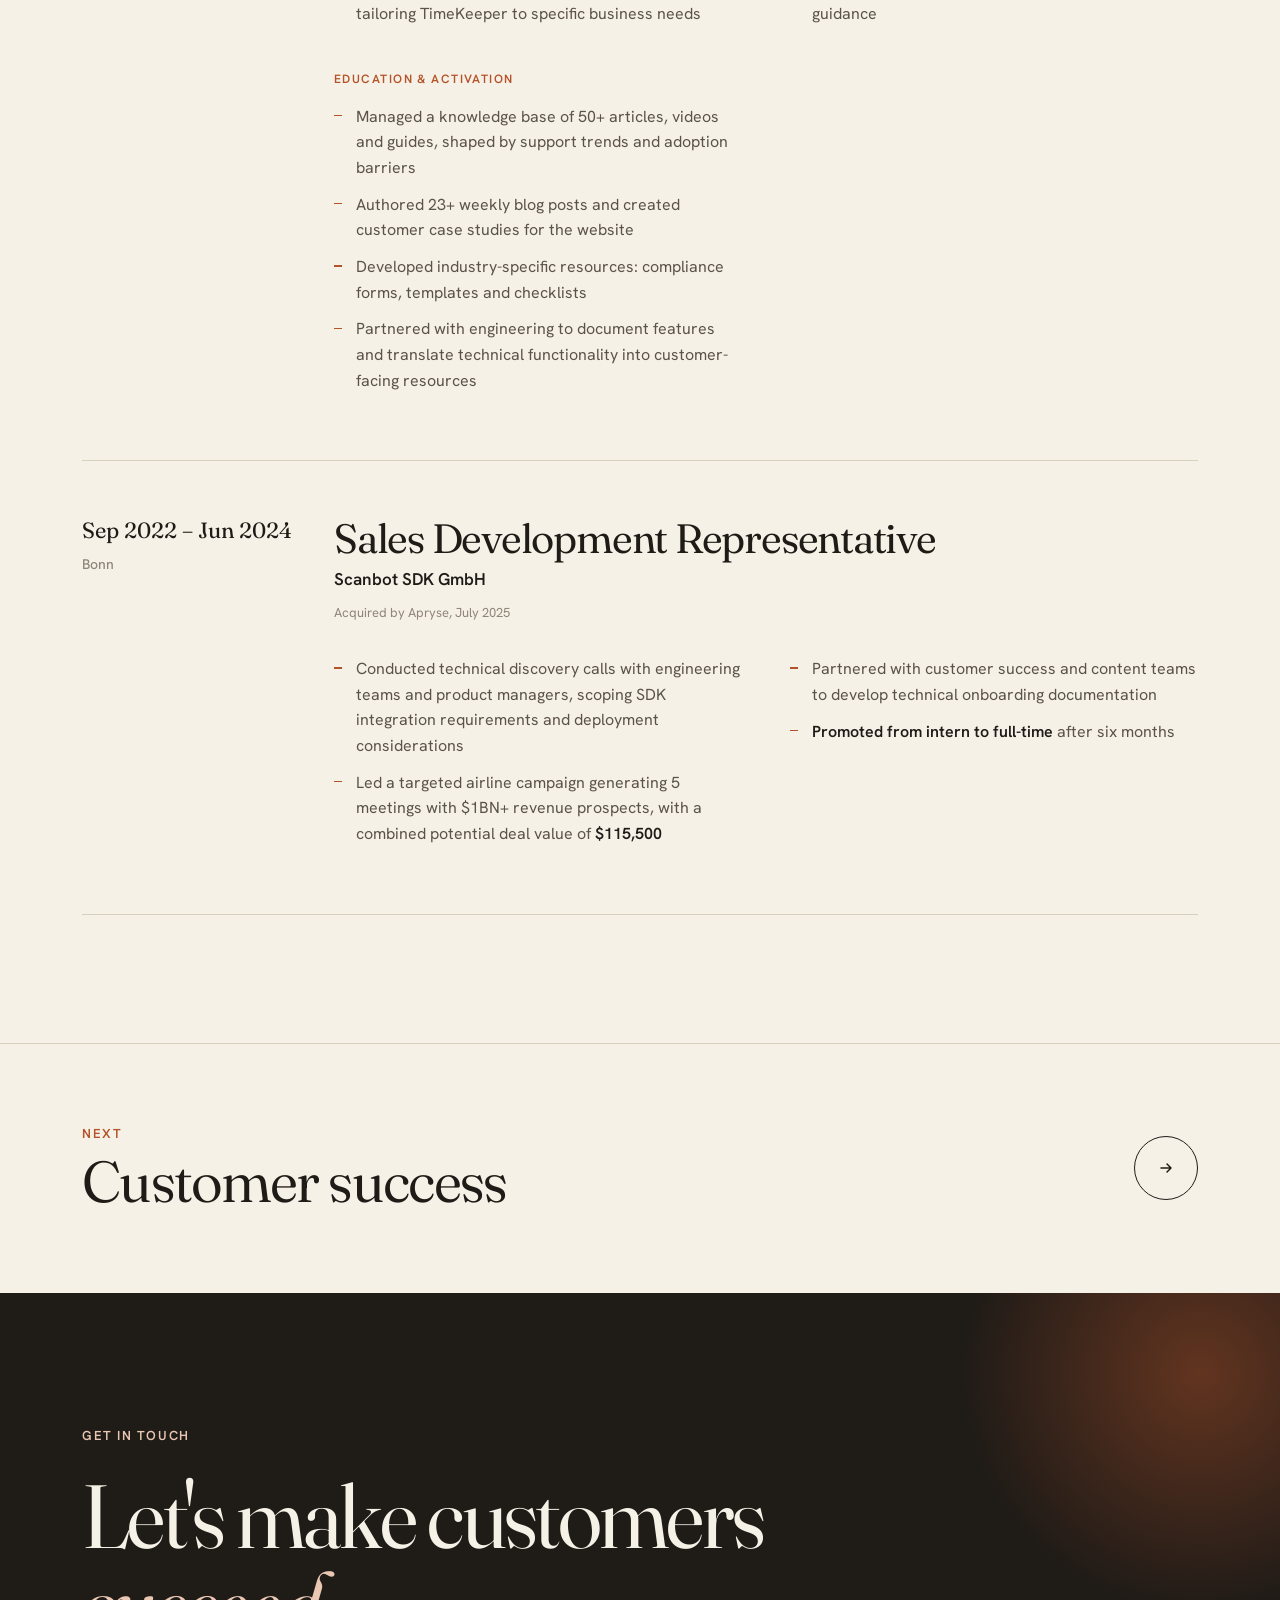
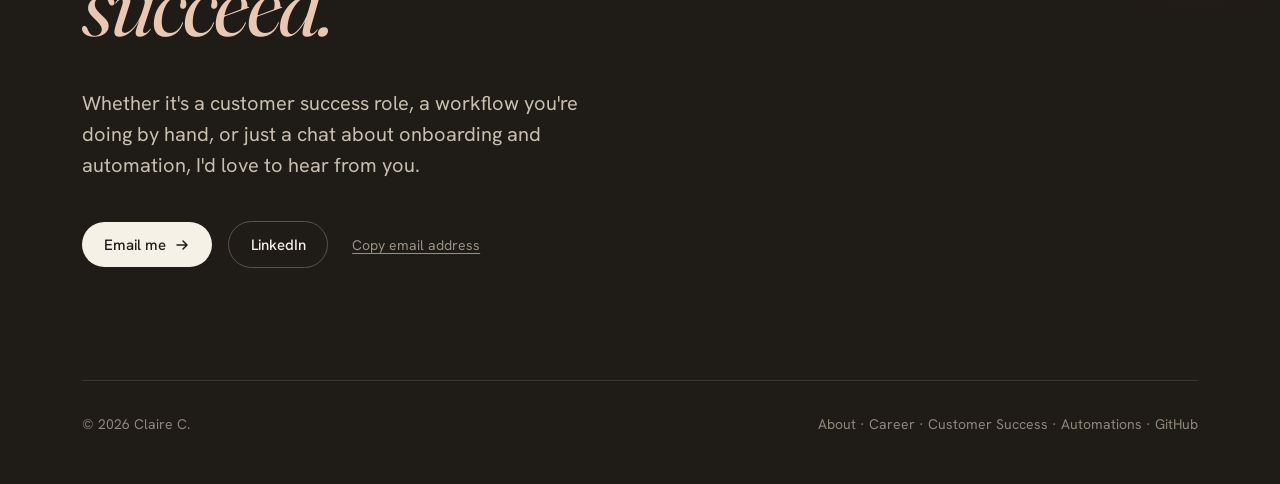
<file: career.html>
<!DOCTYPE html>
<html lang="en">
<head>
  <meta charset="UTF-8">
  <meta name="viewport" content="width=device-width, initial-scale=1.0">
  <title>Career history | Claire C.</title>
  <meta name="description" content="Claire's career across OnePageCRM, TimeKeeper and Scanbot SDK, covering customer success, onboarding, retention and sales development.">
  <meta property="og:title" content="Career history | Claire C.">
  <meta property="og:description" content="Claire's career across OnePageCRM, TimeKeeper and Scanbot SDK, covering customer success, onboarding, retention and sales development.">
  <meta property="og:image" content="https://www.clairecon.com/photo.png">
  <meta property="og:url" content="https://www.clairecon.com/career">
  <meta name="twitter:card" content="summary">
  <link rel="icon" href="data:image/svg+xml,%3Csvg xmlns='http://www.w3.org/2000/svg' viewBox='0 0 64 64'%3E%3Crect width='64' height='64' rx='32' fill='%23b4532a'/%3E%3Ctext x='50%25' y='55%25' dominant-baseline='middle' text-anchor='middle' font-family='Georgia,serif' font-size='34' font-style='italic' fill='%23f6f1e7'%3Ec%3C/text%3E%3C/svg%3E">
  <link rel="preconnect" href="https://fonts.googleapis.com">
  <link rel="preconnect" href="https://fonts.gstatic.com" crossorigin>
  <link href="https://fonts.googleapis.com/css2?family=Fraunces:ital,opsz,wght@0,9..144,300..700;1,9..144,300..700&family=Hanken+Grotesk:wght@400;500;600&display=swap" rel="stylesheet">
  <link rel="stylesheet" href="/styles.css">
</head>
<body>

  <nav class="nav" id="nav" aria-label="Main">
    <div class="wrap">
      <a href="/" class="logo">Claire <span>C.</span></a>
      <button type="button" class="menu-toggle" id="menu-toggle" aria-expanded="false" aria-controls="nav-links">Menu</button>
      <ul id="nav-links">
        <li><a href="/about">About</a></li>
        <li><a href="/career" aria-current="page">Career</a></li>
        <li><a href="/customer-success">Customer Success</a></li>
        <li><a href="/automations">Automations</a></li>
        <li><a href="#contact" class="btn btn-ink">Get in touch</a></li>
      </ul>
    </div>
  </nav>

  <main>

    <header class="page-hero">
      <div class="wrap">
        <span class="crumb rise d1">Career history</span>
        <div>
          <h1 class="rise d2">From sales to <em>customer success.</em></h1>
          <p class="lede rise d3">Four years working with SMB customers, from technical discovery calls to onboarding, retention and product adoption.</p>
        </div>
      </div>
    </header>

    <section style="padding-top:4rem">
      <div class="wrap">
        <ol class="timeline">

          <li class="role reveal">
            <div class="role-when">
              <span class="now">Current role</span>
              <time datetime="2026-02">Feb 2026 – Present</time>
              <span class="role-place">Galway</span>
            </div>
            <div>
              <h2>Customer Success Specialist</h2>
              <p class="role-co"><strong>OnePageCRM</strong></p>
                            <div class="role-groups">
                <div>
                  <h3>Customer success &amp; product adoption</h3>
                  <ul class="ticks">
                    <li>Manage trial-to-paid conversion and onboarding for a focused cohort of SMB accounts, guiding customers from first engagement through to successful adoption</li>
                    <li>Deliver tailored product demonstrations and consultative onboarding sessions to help customers realise ROI quickly</li>
                    <li>Proactively identify customers not maximising their opportunity with the product and create action plans to drive deeper adoption</li>
                  </ul>
                </div>
                <div>
                  <h3>Product &amp; partnerships</h3>
                  <ul class="ticks">
                    <li>Collaborated with an external development partner to define integration requirements between Luma and OnePageCRM, packaged as a scalable solution for businesses with that use case</li>
                    <li>Gather customer feedback and feature requests to influence product roadmap priorities</li>
                    <li>Consistently praised by multiple customers for quality of support and strategic guidance</li>
                  </ul>
                </div>
              </div>
            </div>
          </li>

          <li class="role reveal">
            <div class="role-when">
              <time datetime="2024-07">Jul 2024 – Jan 2026</time>
              <span class="role-place">Remote</span>
            </div>
            <div>
              <h2>Customer Success Manager</h2>
              <p class="role-co"><strong>TimeKeeper</strong></p>
              <span class="role-note">Acquired by Bright Software Group, May 2025</span>
              <div class="role-groups">
                <div>
                  <h3>Conversion &amp; onboarding</h3>
                  <ul class="ticks">
                    <li>As part of a 2-person Customer Success team, contributed to converting <strong>417 customers from 1,909 trials</strong> (21.84% conversion) over 16 months, reaching <strong>26.87% in Q1 2025</strong></li>
                    <li>Created admin-focused onboarding materials (demo videos, admin guides, setup checklists) that accelerated trial-to-paid conversion</li>
                    <li>Stepped in to run product demos (Feb – May 2025), with 8 converting to paid customers (<strong>£11,496 ARR</strong>)</li>
                    <li>Led consultative support calls with trial users, tailoring TimeKeeper to specific business needs</li>
                  </ul>
                </div>
                <div>
                  <h3>Engagement &amp; retention</h3>
                  <ul class="ticks">
                    <li>Managed a portfolio of <strong>600+ SMB accounts</strong> through proactive engagement and strategic account planning</li>
                    <li>Team maintained a <strong>1.86% average monthly churn rate</strong> across 16 months, well below the SMB SaaS benchmark of 3–5%</li>
                    <li>Ran regular check-ins to track adoption, identify upselling opportunities and drive feature adoption</li>
                    <li>Consistent 4–5 star satisfaction ratings, with testimonials praising responsiveness and strategic guidance</li>
                  </ul>
                </div>
                <div>
                  <h3>Education &amp; activation</h3>
                  <ul class="ticks">
                    <li>Managed a knowledge base of 50+ articles, videos and guides, shaped by support trends and adoption barriers</li>
                    <li>Authored 23+ weekly blog posts and created customer case studies for the website</li>
                    <li>Developed industry-specific resources: compliance forms, templates and checklists</li>
                    <li>Partnered with engineering to document features and translate technical functionality into customer-facing resources</li>
                  </ul>
                </div>
              </div>
            </div>
          </li>

          <li class="role reveal">
            <div class="role-when">
              <time datetime="2022-09">Sep 2022 – Jun 2024</time>
              <span class="role-place">Bonn</span>
            </div>
            <div>
              <h2>Sales Development Representative</h2>
              <p class="role-co"><strong>Scanbot SDK GmbH</strong></p>
              <span class="role-note">Acquired by Apryse, July 2025</span>
              <div class="role-groups">
                <div>
                  <ul class="ticks">
                    <li>Conducted technical discovery calls with engineering teams and product managers, scoping SDK integration requirements and deployment considerations</li>
                    <li>Led a targeted airline campaign generating 5 meetings with $1BN+ revenue prospects, with a combined potential deal value of <strong>$115,500</strong></li>
                  </ul>
                </div>
                <div>
                  <ul class="ticks">
                    <li>Partnered with customer success and content teams to develop technical onboarding documentation</li>
                    <li><strong>Promoted from intern to full-time</strong> after six months</li>
                  </ul>
                </div>
              </div>
            </div>
          </li>

        </ol>
      </div>
    </section>

    <div class="next-page">
      <div class="wrap">
        <a href="/customer-success" class="reveal">
          <div><small>Next</small><span class="np-title">Customer success</span></div>
          <span class="ex-arrow"><svg width="16" height="16" viewBox="0 0 16 16" fill="none" aria-hidden="true"><path d="M3 8h10M9 4l4 4-4 4" stroke="currentColor" stroke-width="1.5" stroke-linecap="round" stroke-linejoin="round"/></svg></span>
        </a>
      </div>
    </div>
  </main>

  <section class="contact" id="contact">
    <div class="wrap">
      <span class="section-num reveal">Get in touch</span>
      <h2 class="reveal">Let's make customers <em>succeed.</em></h2>
      <p class="lede reveal">Whether it's a customer success role, a workflow you're doing by hand, or just a chat about onboarding and automation, I'd love to hear from you.</p>
      <div class="contact-actions reveal">
        <a href="mailto:claire.conry1@gmail.com" class="btn btn-paper">Email me <svg width="16" height="16" viewBox="0 0 16 16" fill="none" aria-hidden="true"><path d="M3 8h10M9 4l4 4-4 4" stroke="currentColor" stroke-width="1.5" stroke-linecap="round" stroke-linejoin="round"/></svg></a>
        <a href="https://www.linkedin.com/in/claire-conry/" target="_blank" rel="noopener" class="btn btn-ghost">LinkedIn</a>
        <button type="button" class="copy-hint" id="copy-email">Copy email address</button>
      </div>
      <footer>
        <span>© <span id="year">2026</span> Claire C.</span>
        <span><a href="/about">About</a> · <a href="/career">Career</a> · <a href="/customer-success">Customer Success</a> · <a href="/automations">Automations</a> · <a href="https://github.com/claireconry" target="_blank" rel="noopener">GitHub</a></span>
      </footer>
    </div>
  </section>

  <script src="/site.js"></script>
</body>
</html>
</file>
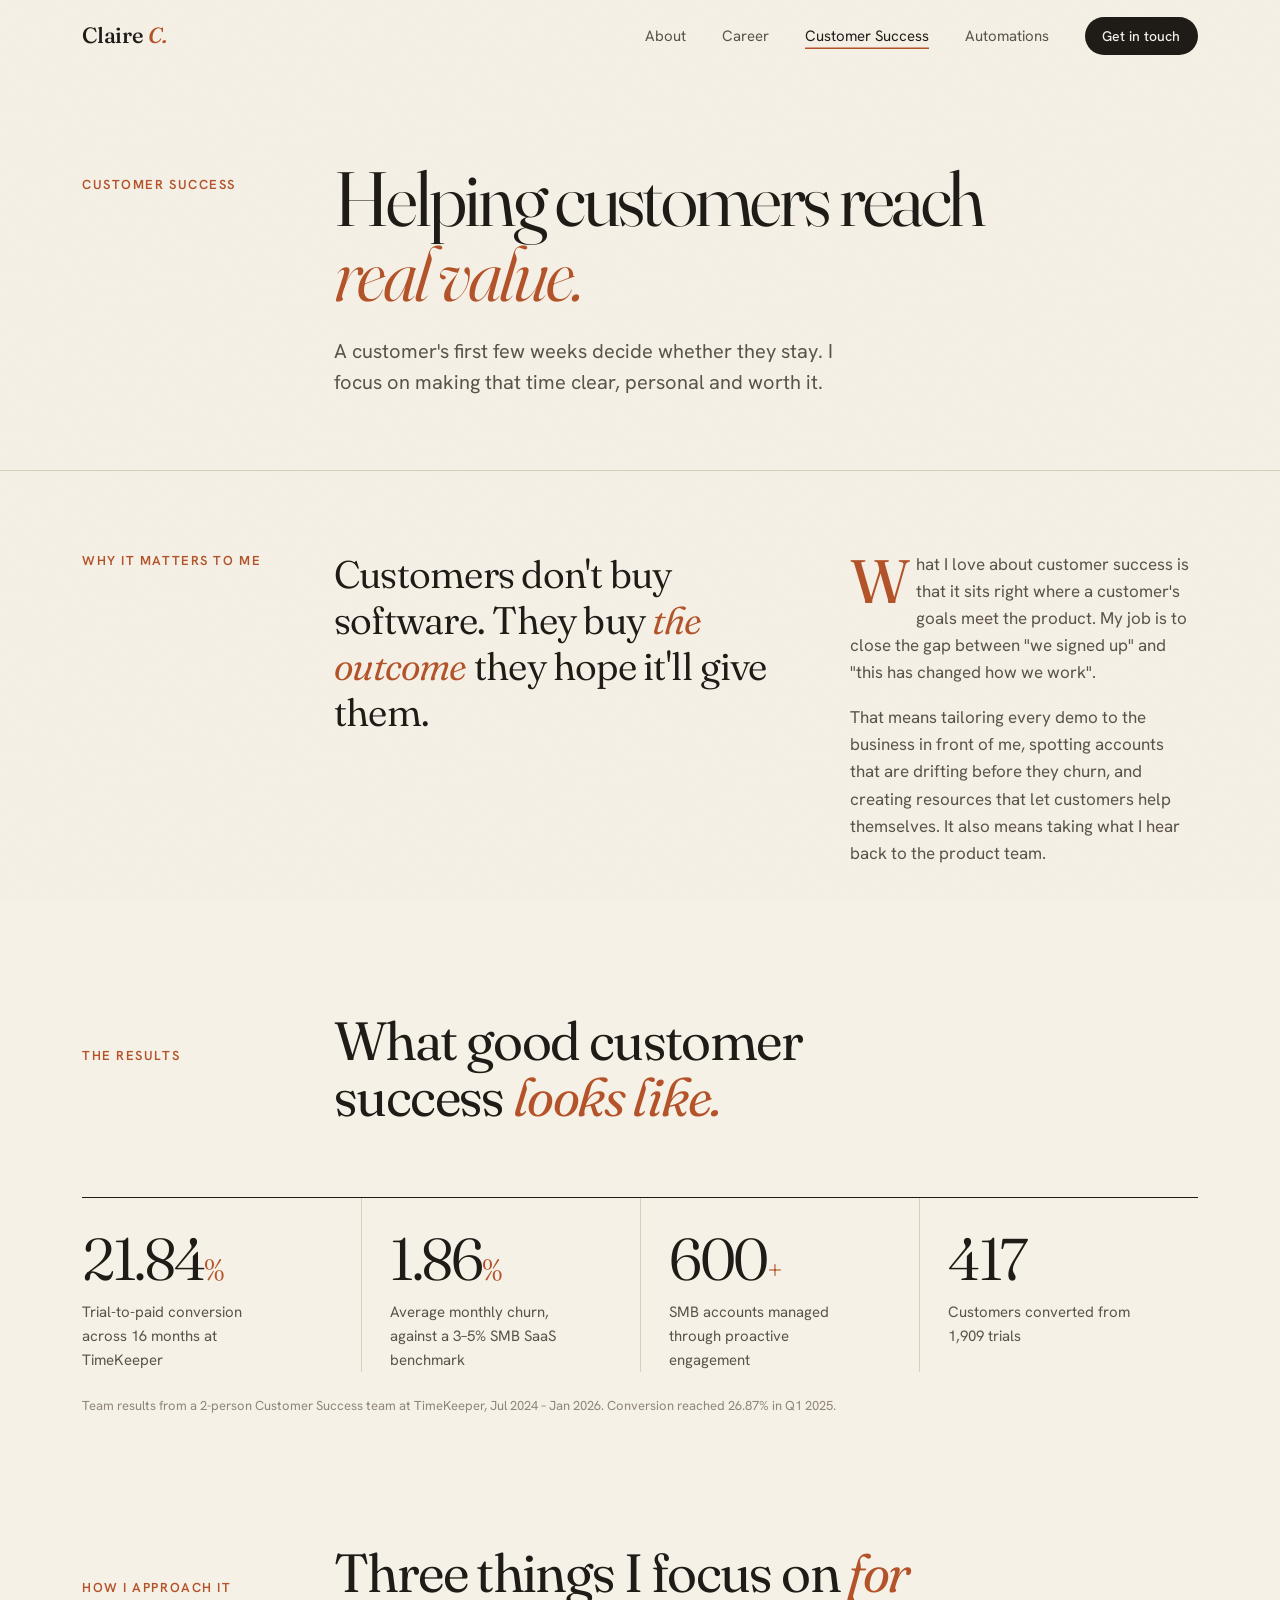
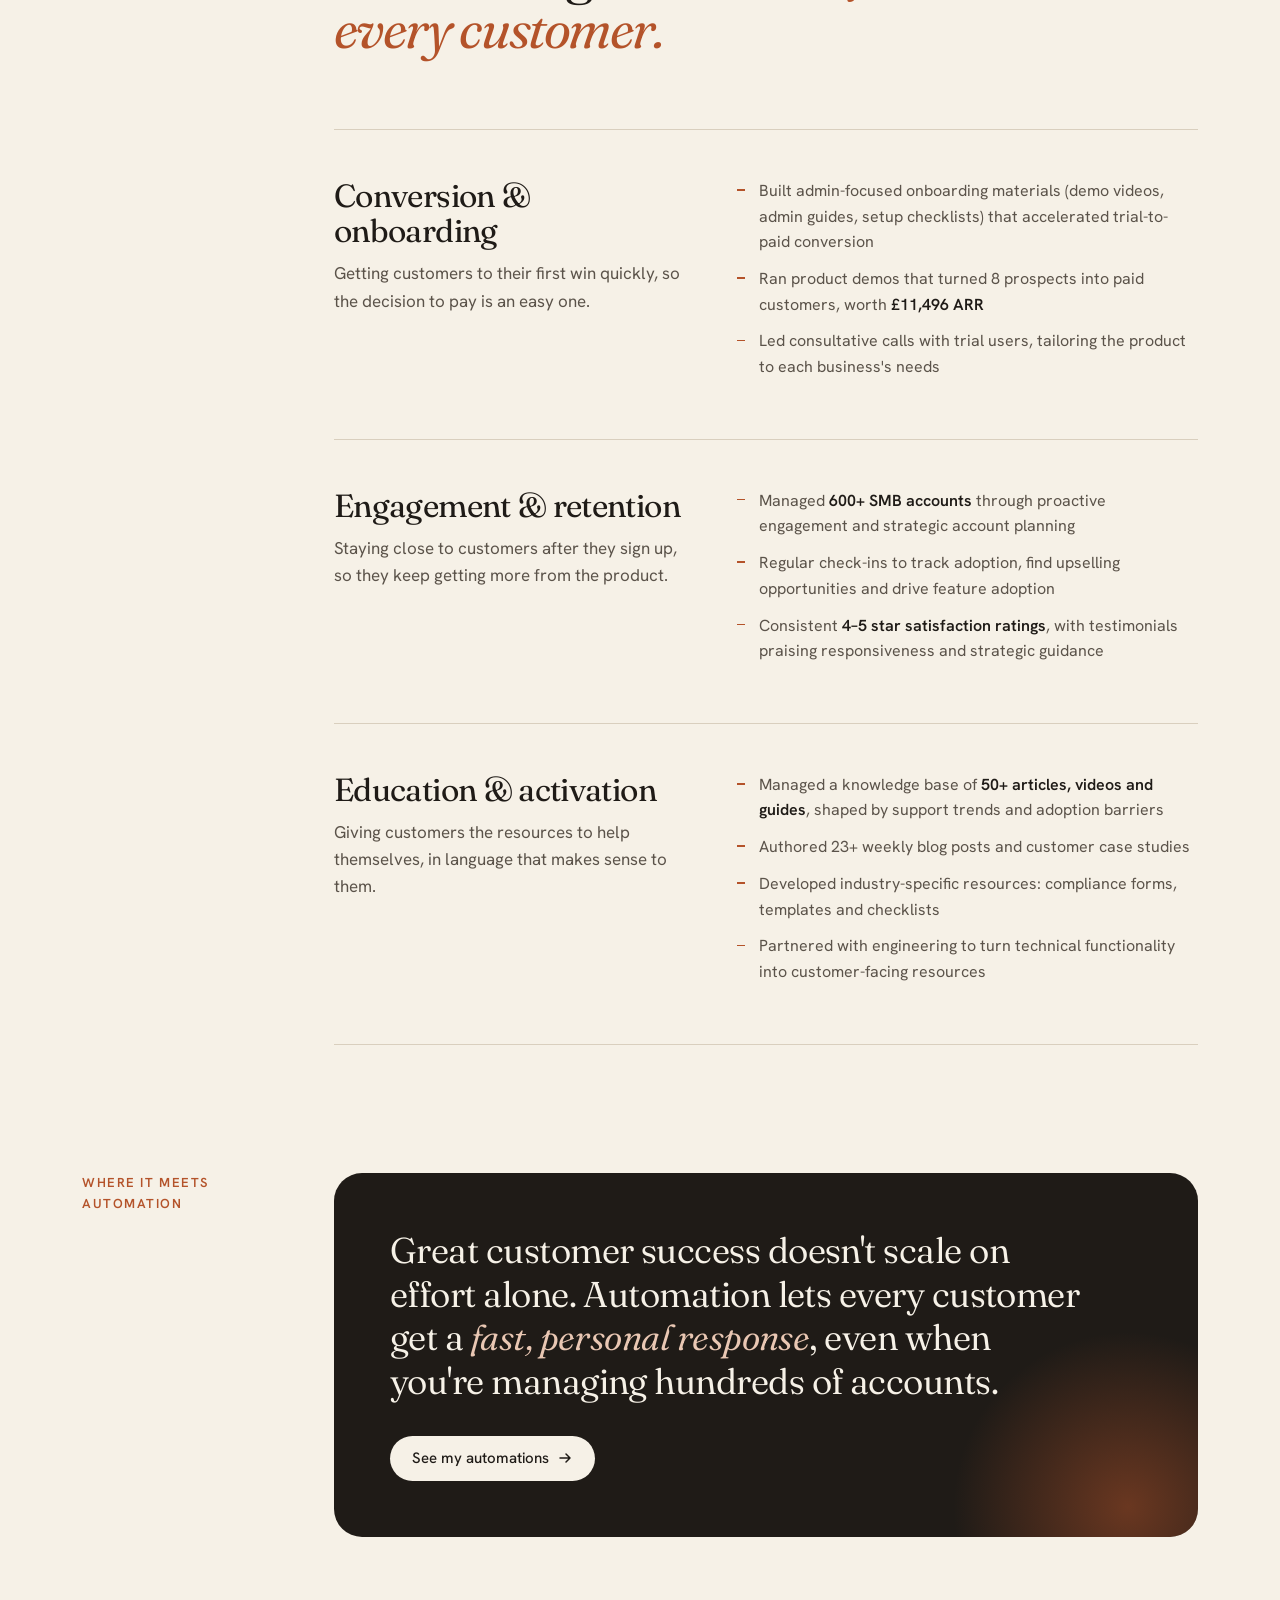
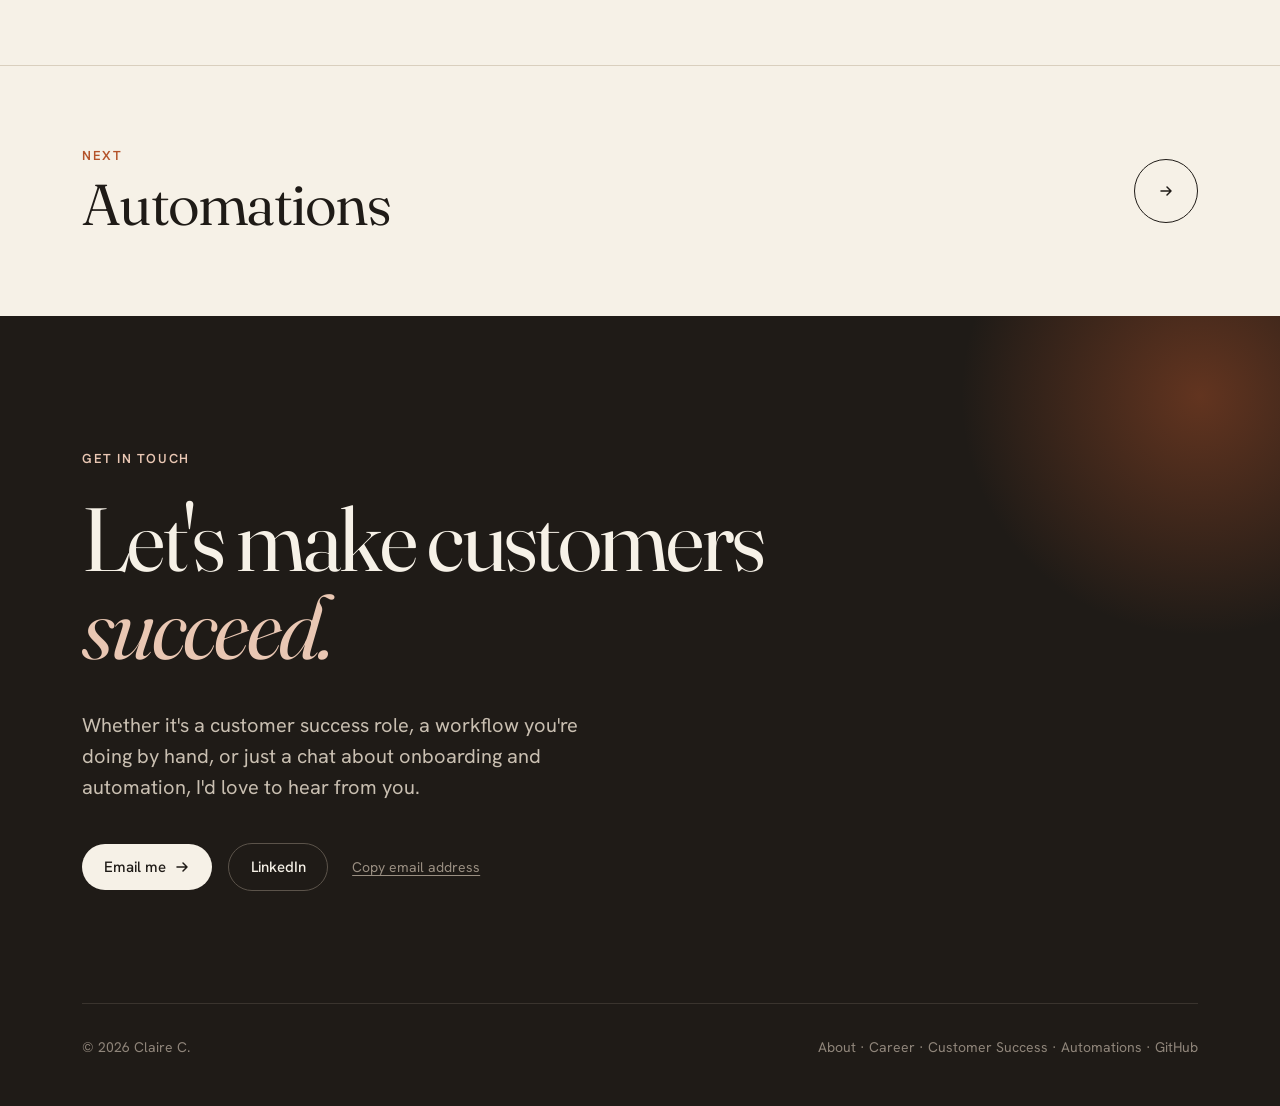
<file: customer-success.html>
<!DOCTYPE html>
<html lang="en">
<head>
  <meta charset="UTF-8">
  <meta name="viewport" content="width=device-width, initial-scale=1.0">
  <title>Customer success | Claire C.</title>
  <meta name="description" content="Why Claire loves customer success, and the conversion, retention and education results behind it.">
  <meta property="og:title" content="Customer success | Claire C.">
  <meta property="og:description" content="Why Claire loves customer success, and the conversion, retention and education results behind it.">
  <meta property="og:image" content="https://www.clairecon.com/photo.png">
  <meta property="og:url" content="https://www.clairecon.com/customer-success">
  <meta name="twitter:card" content="summary">
  <link rel="icon" href="data:image/svg+xml,%3Csvg xmlns='http://www.w3.org/2000/svg' viewBox='0 0 64 64'%3E%3Crect width='64' height='64' rx='32' fill='%23b4532a'/%3E%3Ctext x='50%25' y='55%25' dominant-baseline='middle' text-anchor='middle' font-family='Georgia,serif' font-size='34' font-style='italic' fill='%23f6f1e7'%3Ec%3C/text%3E%3C/svg%3E">
  <link rel="preconnect" href="https://fonts.googleapis.com">
  <link rel="preconnect" href="https://fonts.gstatic.com" crossorigin>
  <link href="https://fonts.googleapis.com/css2?family=Fraunces:ital,opsz,wght@0,9..144,300..700;1,9..144,300..700&family=Hanken+Grotesk:wght@400;500;600&display=swap" rel="stylesheet">
  <link rel="stylesheet" href="/styles.css">
</head>
<body>

  <nav class="nav" id="nav" aria-label="Main">
    <div class="wrap">
      <a href="/" class="logo">Claire <span>C.</span></a>
      <button type="button" class="menu-toggle" id="menu-toggle" aria-expanded="false" aria-controls="nav-links">Menu</button>
      <ul id="nav-links">
        <li><a href="/about">About</a></li>
        <li><a href="/career">Career</a></li>
        <li><a href="/customer-success" aria-current="page">Customer Success</a></li>
        <li><a href="/automations">Automations</a></li>
        <li><a href="#contact" class="btn btn-ink">Get in touch</a></li>
      </ul>
    </div>
  </nav>

  <main>

    <header class="page-hero">
      <div class="wrap">
        <span class="crumb rise d1">Customer success</span>
        <div>
          <h1 class="rise d2">Helping customers reach <em>real value.</em></h1>
          <p class="lede rise d3">A customer's first few weeks decide whether they stay. I focus on making that time clear, personal and worth it.</p>
        </div>
      </div>
    </header>

    <section style="padding-top:5rem">
      <div class="wrap">
        <div class="about-grid">
          <span class="section-num reveal">Why it matters to me</span>
          <div class="about-body">
            <p class="about-quote reveal">Customers don't buy software. They buy <em>the outcome</em> they hope it'll give them.</p>
            <div class="about-text reveal">
              <p>What I love about customer success is that it sits right where a customer's goals meet the product. My job is to close the gap between "we signed up" and "this has changed how we work".</p>
              <p>That means tailoring every demo to the business in front of me, spotting accounts that are drifting before they churn, and creating resources that let customers help themselves. It also means taking what I hear back to the product team.</p>
            </div>
          </div>
        </div>
      </div>
    </section>

    <section style="padding-top:0">
      <div class="wrap">
        <div class="section-head reveal">
          <span class="section-num">The results</span>
          <h2>What good customer success <em>looks like.</em></h2>
        </div>

        <div class="stats">
          <div class="stat reveal"><b>21.84<small>%</small></b><span>Trial-to-paid conversion across 16 months at TimeKeeper</span></div>
          <div class="stat reveal"><b>1.86<small>%</small></b><span>Average monthly churn, against a 3–5% SMB SaaS benchmark</span></div>
          <div class="stat reveal"><b>600<small>+</small></b><span>SMB accounts managed through proactive engagement</span></div>
          <div class="stat reveal"><b>417</b><span>Customers converted from 1,909 trials</span></div>
        </div>
        <p class="stats-note reveal">Team results from a 2-person Customer Success team at TimeKeeper, Jul 2024 – Jan 2026. Conversion reached 26.87% in Q1 2025.</p>
      </div>
    </section>

    <section style="padding-top:0">
      <div class="wrap">
        <div class="section-head reveal">
          <span class="section-num">How I approach it</span>
          <h2>Three things I focus on <em>for every customer.</em></h2>
        </div>
        <div class="pillars">
          <div></div>
          <div>
            <div class="pillar reveal">
              <div><h3>Conversion &amp; onboarding</h3><p>Getting customers to their first win quickly, so the decision to pay is an easy one.</p></div>
              <ul class="ticks">
                <li>Built admin-focused onboarding materials (demo videos, admin guides, setup checklists) that accelerated trial-to-paid conversion</li>
                <li>Ran product demos that turned 8 prospects into paid customers, worth <strong>£11,496 ARR</strong></li>
                <li>Led consultative calls with trial users, tailoring the product to each business's needs</li>
              </ul>
            </div>
            <div class="pillar reveal">
              <div><h3>Engagement &amp; retention</h3><p>Staying close to customers after they sign up, so they keep getting more from the product.</p></div>
              <ul class="ticks">
                <li>Managed <strong>600+ SMB accounts</strong> through proactive engagement and strategic account planning</li>
                <li>Regular check-ins to track adoption, find upselling opportunities and drive feature adoption</li>
                <li>Consistent <strong>4–5 star satisfaction ratings</strong>, with testimonials praising responsiveness and strategic guidance</li>
              </ul>
            </div>
            <div class="pillar reveal">
              <div><h3>Education &amp; activation</h3><p>Giving customers the resources to help themselves, in language that makes sense to them.</p></div>
              <ul class="ticks">
                <li>Managed a knowledge base of <strong>50+ articles, videos and guides</strong>, shaped by support trends and adoption barriers</li>
                <li>Authored 23+ weekly blog posts and customer case studies</li>
                <li>Developed industry-specific resources: compliance forms, templates and checklists</li>
                <li>Partnered with engineering to turn technical functionality into customer-facing resources</li>
              </ul>
            </div>
          </div>
        </div>
      </div>
    </section>

    <section style="padding-top:0">
      <div class="wrap">
        <div class="callout reveal">
          <span class="section-num">Where it meets automation</span>
          <div class="callout-box">
            <p>Great customer success doesn't scale on effort alone. Automation lets every customer get a <em>fast, personal response</em>, even when you're managing hundreds of accounts.</p>
            <a href="/automations" class="btn btn-paper">See my automations <svg width="16" height="16" viewBox="0 0 16 16" fill="none" aria-hidden="true"><path d="M3 8h10M9 4l4 4-4 4" stroke="currentColor" stroke-width="1.5" stroke-linecap="round" stroke-linejoin="round"/></svg></a>
          </div>
        </div>
      </div>
    </section>

    <div class="next-page">
      <div class="wrap">
        <a href="/automations" class="reveal">
          <div><small>Next</small><span class="np-title">Automations</span></div>
          <span class="ex-arrow"><svg width="16" height="16" viewBox="0 0 16 16" fill="none" aria-hidden="true"><path d="M3 8h10M9 4l4 4-4 4" stroke="currentColor" stroke-width="1.5" stroke-linecap="round" stroke-linejoin="round"/></svg></span>
        </a>
      </div>
    </div>
  </main>

  <section class="contact" id="contact">
    <div class="wrap">
      <span class="section-num reveal">Get in touch</span>
      <h2 class="reveal">Let's make customers <em>succeed.</em></h2>
      <p class="lede reveal">Whether it's a customer success role, a workflow you're doing by hand, or just a chat about onboarding and automation, I'd love to hear from you.</p>
      <div class="contact-actions reveal">
        <a href="mailto:claire.conry1@gmail.com" class="btn btn-paper">Email me <svg width="16" height="16" viewBox="0 0 16 16" fill="none" aria-hidden="true"><path d="M3 8h10M9 4l4 4-4 4" stroke="currentColor" stroke-width="1.5" stroke-linecap="round" stroke-linejoin="round"/></svg></a>
        <a href="https://www.linkedin.com/in/claire-conry/" target="_blank" rel="noopener" class="btn btn-ghost">LinkedIn</a>
        <button type="button" class="copy-hint" id="copy-email">Copy email address</button>
      </div>
      <footer>
        <span>© <span id="year">2026</span> Claire C.</span>
        <span><a href="/about">About</a> · <a href="/career">Career</a> · <a href="/customer-success">Customer Success</a> · <a href="/automations">Automations</a> · <a href="https://github.com/claireconry" target="_blank" rel="noopener">GitHub</a></span>
      </footer>
    </div>
  </section>

  <script src="/site.js"></script>
</body>
</html>
</file>
<file: styles.css>
:root {
  --paper: #f6f1e7;
  --paper-deep: #ede5d6;
  --ink: #1f1b17;
  --ink-soft: #5b534a;
  --ink-faint: #8f857a;
  --line: #d9cfbe;
  --rust: #b4532a;
  --rust-soft: #e9c7b3;
  --sage: #6f7d68;
  --serif: 'Fraunces', Georgia, serif;
  --sans: 'Hanken Grotesk', 'Helvetica Neue', sans-serif;
  --wrap: 1180px;
}
* { margin: 0; padding: 0; box-sizing: border-box; }
html { scroll-behavior: smooth; }
body {
  font-family: var(--sans);
  background: var(--paper);
  color: var(--ink);
  font-size: 17px;
  line-height: 1.6;
  -webkit-font-smoothing: antialiased;
  overflow-x: hidden;
}
body::before {
  content: "";
  position: fixed; inset: 0;
  pointer-events: none; z-index: 100;
  opacity: .35;
  mix-blend-mode: multiply;
  background-image: url("data:image/svg+xml,%3Csvg xmlns='http://www.w3.org/2000/svg' width='160' height='160'%3E%3Cfilter id='n'%3E%3CfeTurbulence type='fractalNoise' baseFrequency='.85' numOctaves='2' stitchTiles='stitch'/%3E%3CfeColorMatrix values='0 0 0 0 0.45 0 0 0 0 0.38 0 0 0 0 0.3 0 0 0 .12 0'/%3E%3C/filter%3E%3Crect width='100%25' height='100%25' filter='url(%23n)'/%3E%3C/svg%3E");
}
a { color: inherit; }
img { display: block; max-width: 100%; }
.wrap { max-width: var(--wrap); margin: 0 auto; padding: 0 2rem; }
em { font-style: italic; }
:focus-visible { outline: 2px solid var(--rust); outline-offset: 3px; border-radius: 4px; }

/* ---------- Nav ---------- */
.nav {
  position: sticky; top: 0; z-index: 50;
  background: color-mix(in srgb, var(--paper) 86%, transparent);
  backdrop-filter: blur(10px);
  -webkit-backdrop-filter: blur(10px);
  border-bottom: 1px solid transparent;
  transition: border-color .3s;
}
.nav.scrolled { border-color: var(--line); }
.nav .wrap { display: flex; align-items: center; justify-content: space-between; height: 72px; }
.logo { font-family: var(--serif); font-size: 22px; font-weight: 500; text-decoration: none; letter-spacing: -.01em; }
.logo span { color: var(--rust); font-style: italic; }
.nav ul { list-style: none; display: flex; gap: 2.25rem; align-items: center; }
.nav ul a { font-size: 15px; text-decoration: none; color: var(--ink-soft); transition: color .2s; }
.nav ul a:hover { color: var(--ink); }
.btn {
  display: inline-flex; align-items: center; gap: .55rem;
  font: 500 15px var(--sans);
  padding: .8rem 1.35rem;
  border-radius: 999px;
  text-decoration: none;
  transition: transform .25s cubic-bezier(.2,.8,.2,1), background .25s, color .25s, box-shadow .25s;
}
.btn svg { transition: transform .25s cubic-bezier(.2,.8,.2,1); }
.btn:hover svg { transform: translateX(3px); }
.btn:active { transform: scale(.97); }
.btn-ink { background: var(--ink); color: var(--paper) !important; }
.btn-ink:hover { background: var(--rust); box-shadow: 0 10px 24px -12px rgba(180,83,42,.7); }
.btn-line { border: 1px solid var(--ink); color: var(--ink); }
.btn-line:hover { background: var(--ink); color: var(--paper); }
.nav .btn { padding: .6rem 1.1rem; font-size: 14px; }

/* ---------- Hero ---------- */
.hero { padding: 5rem 0 6rem; }
.hero .wrap { display: grid; grid-template-columns: 1.25fr .9fr; gap: 4rem; align-items: center; }
.eyebrow {
  display: inline-flex; align-items: center; gap: .6rem;
  font-size: 13px; font-weight: 600; letter-spacing: .12em; text-transform: uppercase;
  color: var(--sage);
  margin-bottom: 1.75rem;
}
.eyebrow::before { content: ""; width: 28px; height: 1px; background: currentColor; }
h1 {
  font-family: var(--serif);
  font-weight: 360;
  font-size: clamp(3rem, 6.6vw, 5.9rem);
  line-height: .98;
  letter-spacing: -.035em;
  font-variation-settings: "opsz" 144;
  margin-bottom: 2rem;
}
h1 em { color: var(--rust); font-weight: 340; }
.lede { font-size: 20px; color: var(--ink-soft); max-width: 33ch; margin-bottom: 2.5rem; line-height: 1.55; }
.lede strong { color: var(--ink); font-weight: 500; }
.hero-ctas { display: flex; flex-wrap: wrap; gap: .85rem; }

.portrait { position: relative; justify-self: end; width: 100%; max-width: 420px; }
.portrait-frame {
  position: relative;
  border-radius: 999px 999px 24px 24px;
  overflow: hidden;
  aspect-ratio: 4 / 5;
  background: var(--paper-deep);
  box-shadow: 0 40px 60px -40px rgba(60,40,20,.45);
}
.portrait-frame img { width: 100%; height: 100%; object-fit: cover; object-position: center 30%; }
.portrait::before {
  content: "";
  position: absolute; inset: -18px -18px 18px 18px;
  border: 1px solid var(--rust);
  border-radius: 999px 999px 24px 24px;
  z-index: -1;
}
.flow-card {
  position: absolute;
  left: -4.5rem; bottom: 2.5rem;
  background: #fffaf2;
  border: 1px solid var(--line);
  border-radius: 18px;
  padding: 1rem 1.15rem;
  width: 250px;
  box-shadow: 0 24px 40px -24px rgba(60,40,20,.35);
  font-size: 13.5px;
}
.flow-card .fc-title { font-size: 11px; letter-spacing: .1em; text-transform: uppercase; color: var(--ink-faint); font-weight: 600; margin-bottom: .7rem; display: flex; justify-content: space-between; }
.flow-card .fc-title b { color: var(--sage); font-weight: 600; }
.flow-step { display: flex; align-items: center; gap: .65rem; padding: .32rem 0; color: var(--ink-soft); }
.flow-step i {
  width: 18px; height: 18px; border-radius: 50%;
  border: 1.5px solid var(--line);
  flex-shrink: 0; position: relative;
  transition: background .3s, border-color .3s;
}
.flow-step.done i { background: var(--sage); border-color: var(--sage); }
.flow-step.done i::after {
  content: ""; position: absolute; left: 5px; top: 2px;
  width: 4px; height: 8px; border: solid var(--paper); border-width: 0 1.5px 1.5px 0; transform: rotate(45deg);
}
.flow-step.done { color: var(--ink); }

/* ---------- Tools strip ---------- */
.tools { border-top: 1px solid var(--line); border-bottom: 1px solid var(--line); padding: 1.35rem 0; overflow: hidden; }
.tools-inner { display: flex; align-items: center; gap: 3rem; }
.tools-label { font-size: 12px; letter-spacing: .12em; text-transform: uppercase; color: var(--ink-faint); font-weight: 600; white-space: nowrap; flex-shrink: 0; }
.marquee { flex: 1; overflow: hidden; mask-image: linear-gradient(90deg, transparent, #000 8%, #000 92%, transparent); }
.marquee-track { display: flex; gap: 3.5rem; width: max-content; animation: slide 32s linear infinite; }
.marquee-track span { font-family: var(--serif); font-size: 24px; font-style: italic; color: var(--ink-soft); white-space: nowrap; display: flex; align-items: center; gap: 3.5rem; }
.marquee-track span::after { content: "✳"; font-style: normal; font-size: 14px; color: var(--rust); }
@keyframes slide { to { transform: translateX(-50%); } }

/* ---------- Section scaffolding ---------- */
section { padding: 8rem 0; }
.section-head { display: grid; grid-template-columns: 220px 1fr; gap: 2rem; margin-bottom: 4.5rem; align-items: baseline; }
.section-num { font-size: 13px; letter-spacing: .12em; text-transform: uppercase; font-weight: 600; color: var(--rust); }
h2 {
  font-family: var(--serif);
  font-weight: 380;
  font-size: clamp(2.2rem, 4.2vw, 3.6rem);
  line-height: 1.04;
  letter-spacing: -.03em;
  max-width: 18ch;
}
h2 em { color: var(--rust); }

/* ---------- Problems / what I fix ---------- */
.fixes { display: grid; grid-template-columns: 220px 1fr; gap: 2rem; }
.fix-list { list-style: none; }
.fix {
  display: grid; grid-template-columns: 1fr 1.2fr; gap: 3rem;
  padding: 2.25rem 0;
  border-top: 1px solid var(--line);
}
.fix:last-child { border-bottom: 1px solid var(--line); }
.fix h3 { font-family: var(--serif); font-weight: 420; font-size: 28px; line-height: 1.15; letter-spacing: -.015em; }
.fix h3 s { text-decoration-color: var(--rust); text-decoration-thickness: 2px; color: var(--ink-faint); }
.fix p { color: var(--ink-soft); }

/* ---------- Work ---------- */
#work { background: var(--paper-deep); }
.case {
  display: grid;
  grid-template-columns: 220px 1fr 1fr;
  gap: 2rem 3.5rem;
  padding: 3.5rem 0;
  border-top: 1px solid var(--line);
}
.case:last-child { border-bottom: 1px solid var(--line); }
.case-num { font-family: var(--serif); font-size: 64px; line-height: .9; font-weight: 300; color: var(--rust); font-style: italic; }
.case-tag { display: block; margin-top: .9rem; font-size: 12px; letter-spacing: .1em; text-transform: uppercase; font-weight: 600; color: var(--ink-faint); }
.case h3 { font-family: var(--serif); font-size: 34px; font-weight: 400; line-height: 1.08; letter-spacing: -.02em; margin-bottom: 1.1rem; }
.case-desc { color: var(--ink-soft); margin-bottom: 1.6rem; }
.chips { display: flex; flex-wrap: wrap; gap: .45rem; }
.chip { font-size: 13px; padding: .28rem .75rem; border: 1px solid var(--line); border-radius: 999px; background: var(--paper); color: var(--ink-soft); }
.case-outcome { display: flex; flex-direction: column; gap: 1.25rem; }
.outcome-block {
  padding: 1.4rem 1.5rem;
  border-radius: 16px;
  background: var(--paper);
  border: 1px solid var(--line);
}
.outcome-block.result { background: var(--ink); color: var(--paper); border-color: var(--ink); }
.outcome-block .ob-label { font-size: 11px; letter-spacing: .12em; text-transform: uppercase; font-weight: 600; margin-bottom: .45rem; color: var(--ink-faint); }
.outcome-block.result .ob-label { color: var(--rust-soft); }
.outcome-block p { font-family: var(--serif); font-size: 19px; line-height: 1.35; font-weight: 400; }
.gh-link {
  display: inline-flex; align-items: center; gap: .5rem;
  font-size: 14px; font-weight: 500; text-decoration: none;
  color: var(--ink);
  border-bottom: 1px solid var(--ink);
  padding-bottom: 2px;
  align-self: flex-start;
  transition: color .2s, border-color .2s;
}
.gh-link:hover { color: var(--rust); border-color: var(--rust); }

/* ---------- Approach ---------- */
.steps { display: grid; grid-template-columns: repeat(4, 1fr); gap: 0; counter-reset: step; margin-left: 252px; }
.step { padding: 0 1.75rem 0 0; position: relative; }
.step::before {
  counter-increment: step;
  content: "0" counter(step);
  display: block;
  font-size: 13px; font-weight: 600; letter-spacing: .1em; color: var(--rust);
  padding-bottom: 1rem; margin-bottom: 1.5rem;
  border-bottom: 1px solid var(--ink);
}
.step:nth-child(even) { margin-top: 3rem; }
.step h3 { font-family: var(--serif); font-weight: 420; font-size: 25px; margin-bottom: .6rem; letter-spacing: -.01em; }
.step p { color: var(--ink-soft); font-size: 16px; }

/* ---------- About ---------- */
.about-grid { display: grid; grid-template-columns: 220px 1fr; gap: 2rem; }
.about-body { display: grid; grid-template-columns: 1.3fr 1fr; gap: 4rem; }
.about-quote {
  font-family: var(--serif);
  font-size: clamp(1.8rem, 3vw, 2.5rem);
  line-height: 1.2;
  font-weight: 360;
  letter-spacing: -.02em;
}
.about-quote em { color: var(--rust); }
.about-text p { color: var(--ink-soft); margin-bottom: 1.1rem; }
.about-text p:first-child::first-letter {
  font-family: var(--serif); float: left; font-size: 3.6em; line-height: .85; padding: .08em .1em 0 0; color: var(--rust);
}

/* ---------- Contact ---------- */
.contact { background: var(--ink); color: var(--paper); padding: 8rem 0 3rem; position: relative; overflow: hidden; }
.contact::after {
  content: "";
  position: absolute; right: -180px; top: -180px;
  width: 520px; height: 520px; border-radius: 50%;
  background: radial-gradient(circle, rgba(180,83,42,.45), transparent 65%);
  pointer-events: none;
}
.contact .section-num { color: var(--rust-soft); }
.contact h2 { font-size: clamp(2.8rem, 7vw, 6.2rem); max-width: 14ch; line-height: .98; margin: 1.5rem 0 2.5rem; }
.contact h2 em { color: var(--rust-soft); }
.contact p.lede { color: #c9bfb1; max-width: 46ch; }
.contact-actions { display: flex; flex-wrap: wrap; gap: 1rem; align-items: center; }
.btn-paper { background: var(--paper); color: var(--ink); }
.btn-paper:hover { background: var(--rust-soft); }
.btn-ghost { border: 1px solid #5b534a; color: var(--paper); }
.btn-ghost:hover { border-color: var(--paper); }
.copy-hint { font-size: 14px; color: #9a8f82; margin-left: .5rem; background: none; border: none; cursor: pointer; font-family: inherit; text-decoration: underline; text-underline-offset: 3px; }
.copy-hint:hover { color: var(--paper); }
footer { margin-top: 7rem; padding-top: 2rem; border-top: 1px solid #3a342e; display: flex; justify-content: space-between; font-size: 14px; color: #8f857a; gap: 1rem; flex-wrap: wrap; }
footer a { text-decoration: none; }
footer a:hover { color: var(--paper); }

/* ---------- Motion ---------- */
.rise { opacity: 0; transform: translateY(22px); animation: rise .9s cubic-bezier(.2,.8,.2,1) forwards; }
.d1 { animation-delay: .05s; } .d2 { animation-delay: .15s; } .d3 { animation-delay: .28s; } .d4 { animation-delay: .4s; } .d5 { animation-delay: .55s; } .d6 { animation-delay: .8s; }
@keyframes rise { to { opacity: 1; transform: none; } }
.reveal { opacity: 0; transform: translateY(28px); transition: opacity .9s cubic-bezier(.2,.8,.2,1), transform .9s cubic-bezier(.2,.8,.2,1); }
.reveal.in { opacity: 1; transform: none; }
@media (prefers-reduced-motion: reduce) {
  .rise, .reveal { opacity: 1; transform: none; animation: none; transition: none; }
  .marquee-track { animation: none; }
  html { scroll-behavior: auto; }
}

/* ---------- Responsive ---------- */
@media (max-width: 1020px) {
  .section-head, .fixes, .about-grid { grid-template-columns: 1fr; gap: 1rem; }
  .case { grid-template-columns: 1fr 1fr; }
  .case-meta { grid-column: 1 / -1; display: flex; align-items: baseline; gap: 1.25rem; }
  .case-tag { margin-top: 0; }
  .steps { margin-left: 0; grid-template-columns: repeat(2, 1fr); gap: 2.5rem 0; }
  .step:nth-child(even) { margin-top: 0; }
  .flow-card { left: -2rem; }
}
@media (max-width: 780px) {
  body { font-size: 16px; }
  .wrap { padding: 0 1.35rem; }
  .nav ul li:not(:last-child) { display: none; }
  .hero { padding: 3rem 0 4.5rem; }
  .hero .wrap { grid-template-columns: 1fr; gap: 3.5rem; }
  .portrait { justify-self: center; max-width: 340px; }
  .flow-card { left: auto; right: -0.5rem; bottom: -2rem; width: 230px; }
  .lede { font-size: 18px; }
  section { padding: 5.5rem 0; }
  .section-head { margin-bottom: 3rem; }
  .fix { grid-template-columns: 1fr; gap: .75rem; }
  .case { grid-template-columns: 1fr; padding: 2.75rem 0; }
  .case-num { font-size: 48px; }
  .about-body { grid-template-columns: 1fr; gap: 2rem; }
  .steps { grid-template-columns: 1fr; }
  .tools-label { display: none; }
  .contact { padding-top: 5.5rem; }
}
/* ======================================================
   Multi-page additions
   ====================================================== */
.nav ul a[aria-current="page"] { color: var(--ink); }
.nav ul a[aria-current="page"]:not(.btn) { box-shadow: inset 0 -1.5px 0 var(--rust); padding-bottom: 3px; }
.menu-toggle {
  display: none;
  background: none; border: 1px solid var(--ink); border-radius: 999px;
  font: 500 14px var(--sans); color: var(--ink);
  padding: .5rem 1rem; cursor: pointer;
}

/* Inner page hero */
.page-hero { padding: 5.5rem 0 4.5rem; border-bottom: 1px solid var(--line); }
.page-hero .wrap { display: grid; grid-template-columns: 220px 1fr; gap: 2rem; }
.page-hero h1 { font-size: clamp(2.8rem, 6vw, 5.2rem); max-width: 15ch; margin-bottom: 1.5rem; }
.page-hero .lede { max-width: 46ch; margin-bottom: 0; }
.crumb { font-size: 13px; letter-spacing: .12em; text-transform: uppercase; font-weight: 600; color: var(--rust); padding-top: .9rem; }

/* Overview rows (home) */
.explore { list-style: none; }
.explore li { border-top: 1px solid var(--line); }
.explore li:last-child { border-bottom: 1px solid var(--line); }
.explore a {
  display: grid; grid-template-columns: 220px 1fr 1fr 48px; gap: 2rem; align-items: center;
  padding: 2.25rem 0; text-decoration: none;
  transition: padding .35s cubic-bezier(.2,.8,.2,1), background .35s;
}
.explore a:hover { padding-left: 1rem; padding-right: 1rem; background: var(--paper-deep); }
.explore .ex-num { font-family: var(--serif); font-style: italic; font-size: 40px; font-weight: 300; color: var(--rust); line-height: 1; }
.explore h3 { font-family: var(--serif); font-weight: 400; font-size: 34px; letter-spacing: -.02em; line-height: 1.05; }
.explore p { color: var(--ink-soft); font-size: 16px; }
.explore .ex-arrow {
  width: 48px; height: 48px; border-radius: 50%; border: 1px solid var(--ink);
  display: grid; place-items: center; transition: background .3s, color .3s, transform .3s;
}
.explore a:hover .ex-arrow { background: var(--ink); color: var(--paper); transform: rotate(-45deg); }

/* Stats */
.stats { display: grid; grid-template-columns: repeat(4, 1fr); border-top: 1px solid var(--ink); }
.stat { padding: 2rem 1.75rem 0 0; }
.stat + .stat { padding-left: 1.75rem; border-left: 1px solid var(--line); }
.stat b { display: block; font-family: var(--serif); font-weight: 340; font-size: clamp(2.6rem, 4.6vw, 4rem); letter-spacing: -.04em; line-height: 1; margin-bottom: .75rem; }
.stat b small { font-size: .5em; color: var(--rust); letter-spacing: 0; }
.stat span { font-size: 15px; color: var(--ink-soft); display: block; max-width: 24ch; }
.stats-note { margin-top: 1.5rem; font-size: 13px; color: var(--ink-faint); }

/* Timeline (career) */
.timeline { list-style: none; position: relative; }
.role {
  display: grid; grid-template-columns: 220px 1fr; gap: 2rem;
  padding: 3.5rem 0; border-top: 1px solid var(--line);
}
.role:last-child { border-bottom: 1px solid var(--line); }
.role-when { font-size: 14px; color: var(--ink-faint); font-weight: 500; }
.role-when .now {
  display: inline-flex; align-items: center; gap: .4rem; margin-bottom: .6rem;
  font-size: 11px; letter-spacing: .12em; text-transform: uppercase; font-weight: 600; color: var(--sage);
}
.role-when .now::before { content: ""; width: 8px; height: 8px; border-radius: 50%; background: var(--sage); animation: pulse 2s infinite; }
@keyframes pulse { 50% { opacity: .35; } }
.role-when time { display: block; font-family: var(--serif); font-size: 22px; color: var(--ink); font-weight: 400; line-height: 1.25; }
.role-place { display: block; margin-top: .5rem; }
.role h2 { font-size: clamp(1.9rem, 3.2vw, 2.6rem); max-width: none; margin-bottom: .35rem; }
.role-co { font-size: 17px; color: var(--ink-soft); margin-bottom: .35rem; }
.role-co strong { color: var(--ink); font-weight: 600; }
.role-note { display: inline-block; font-size: 13px; color: var(--ink-faint); margin-bottom: 2rem; }
.role-groups { display: grid; grid-template-columns: repeat(auto-fit, minmax(280px, 1fr)); gap: 2rem 3rem; }
.role-groups h3 { font-size: 12px; letter-spacing: .12em; text-transform: uppercase; font-weight: 600; color: var(--rust); margin-bottom: .9rem; }
.ticks { list-style: none; }
.ticks li { position: relative; padding-left: 1.4rem; color: var(--ink-soft); font-size: 16px; margin-bottom: .7rem; }
.ticks li::before { content: ""; position: absolute; left: 0; top: .7em; width: 8px; height: 1.5px; background: var(--rust); }
.ticks li strong { color: var(--ink); font-weight: 600; }

/* Pillars (customer success) */
.pillars { display: grid; grid-template-columns: 220px 1fr; gap: 2rem; }
.pillar { display: grid; grid-template-columns: 1fr 1.3fr; gap: 3rem; padding: 3rem 0; border-top: 1px solid var(--line); }
.pillar:last-child { border-bottom: 1px solid var(--line); }
.pillar h3 { font-family: var(--serif); font-weight: 400; font-size: 32px; letter-spacing: -.02em; line-height: 1.1; margin-bottom: .75rem; }
.pillar > div > p { color: var(--ink-soft); }

/* Bridge / callout */
.callout {
  display: grid; grid-template-columns: 220px 1fr; gap: 2rem;
}
.callout-box {
  background: var(--ink); color: var(--paper); border-radius: 28px;
  padding: 3.5rem; position: relative; overflow: hidden;
}
.callout-box::after {
  content: ""; position: absolute; right: -120px; bottom: -160px; width: 380px; height: 380px; border-radius: 50%;
  background: radial-gradient(circle, rgba(180,83,42,.5), transparent 65%);
}
.callout-box p { font-family: var(--serif); font-size: clamp(1.6rem, 2.8vw, 2.3rem); line-height: 1.22; font-weight: 360; letter-spacing: -.015em; max-width: 30ch; position: relative; z-index: 1; }
.callout-box p em { color: var(--rust-soft); }
.callout-box .btn { margin-top: 2rem; position: relative; z-index: 1; }

/* About page portrait row */
.about-hero .wrap { grid-template-columns: 1.2fr .8fr; align-items: center; gap: 4rem; }
.about-hero .portrait { max-width: 360px; }
.facts { list-style: none; display: grid; grid-template-columns: repeat(2, 1fr); gap: 0 3rem; }
.facts li { padding: 1.25rem 0; border-top: 1px solid var(--line); }
.facts .f-label { display: block; font-size: 12px; letter-spacing: .12em; text-transform: uppercase; font-weight: 600; color: var(--ink-faint); margin-bottom: .3rem; }
.facts .f-val { font-family: var(--serif); font-size: 21px; }

.next-page { padding: 5rem 0; border-top: 1px solid var(--line); }
.next-page a { display: flex; justify-content: space-between; align-items: center; gap: 2rem; text-decoration: none; }
.next-page small { display: block; font-size: 13px; letter-spacing: .12em; text-transform: uppercase; font-weight: 600; color: var(--rust); margin-bottom: .5rem; }
.next-page span.np-title { font-family: var(--serif); font-size: clamp(2rem, 4.5vw, 3.6rem); letter-spacing: -.03em; font-weight: 360; line-height: 1.05; transition: color .25s; }
.next-page a:hover .np-title { color: var(--rust); }
.next-page a:hover .ex-arrow { background: var(--ink); color: var(--paper); transform: rotate(-45deg); }
.next-page .ex-arrow { width: 64px; height: 64px; flex-shrink: 0; border-radius: 50%; border: 1px solid var(--ink); display: grid; place-items: center; transition: background .3s, color .3s, transform .3s; }

@media (max-width: 1020px) {
  .page-hero .wrap, .role, .pillars, .callout { grid-template-columns: 1fr; gap: 1rem; }
  .about-hero .wrap { grid-template-columns: 1fr; }
  .explore a { grid-template-columns: 70px 1fr 48px; }
  .explore a p { grid-column: 2; grid-row: 2; }
  .explore a .ex-arrow { grid-column: 3; grid-row: 1 / span 2; }
  .stats { grid-template-columns: repeat(2, 1fr); }
  .stat:nth-child(3) { border-left: 0; padding-left: 0; }
  .stat { padding-bottom: 2rem; }
}
@media (max-width: 780px) {
  .menu-toggle { display: inline-block; }
  .nav ul li:not(:last-child) { display: block; }
  .nav ul {
    position: absolute; top: 72px; left: 0; right: 0;
    flex-direction: column; align-items: flex-start; gap: 0;
    background: var(--paper); border-bottom: 1px solid var(--line);
    padding: .5rem 1.35rem 1.5rem;
    display: none;
  }
  .nav.open ul { display: flex; }
  .nav ul li { width: 100%; }
  .nav ul li:not(:last-child) a { display: block; padding: .9rem 0; font-size: 18px; border-bottom: 1px solid var(--line); box-shadow: none; }
  .nav ul li:last-child { margin-top: 1.25rem; }
  .page-hero { padding: 3.5rem 0 3rem; }
  .explore a { grid-template-columns: 48px 1fr; gap: .5rem 1rem; padding: 1.75rem 0; }
  .explore a .ex-arrow { display: none; }
  .explore h3 { font-size: 27px; }
  .explore .ex-num { font-size: 30px; }
  .stats { grid-template-columns: 1fr; }
  .stat + .stat { border-left: 0; padding-left: 0; border-top: 1px solid var(--line); }
  .stat { padding: 1.5rem 0; }
  .pillar { grid-template-columns: 1fr; gap: 1rem; }
  .callout-box { padding: 2.25rem; border-radius: 22px; }
  .facts { grid-template-columns: 1fr; }
  .next-page .ex-arrow { width: 48px; height: 48px; }
}
</file>
